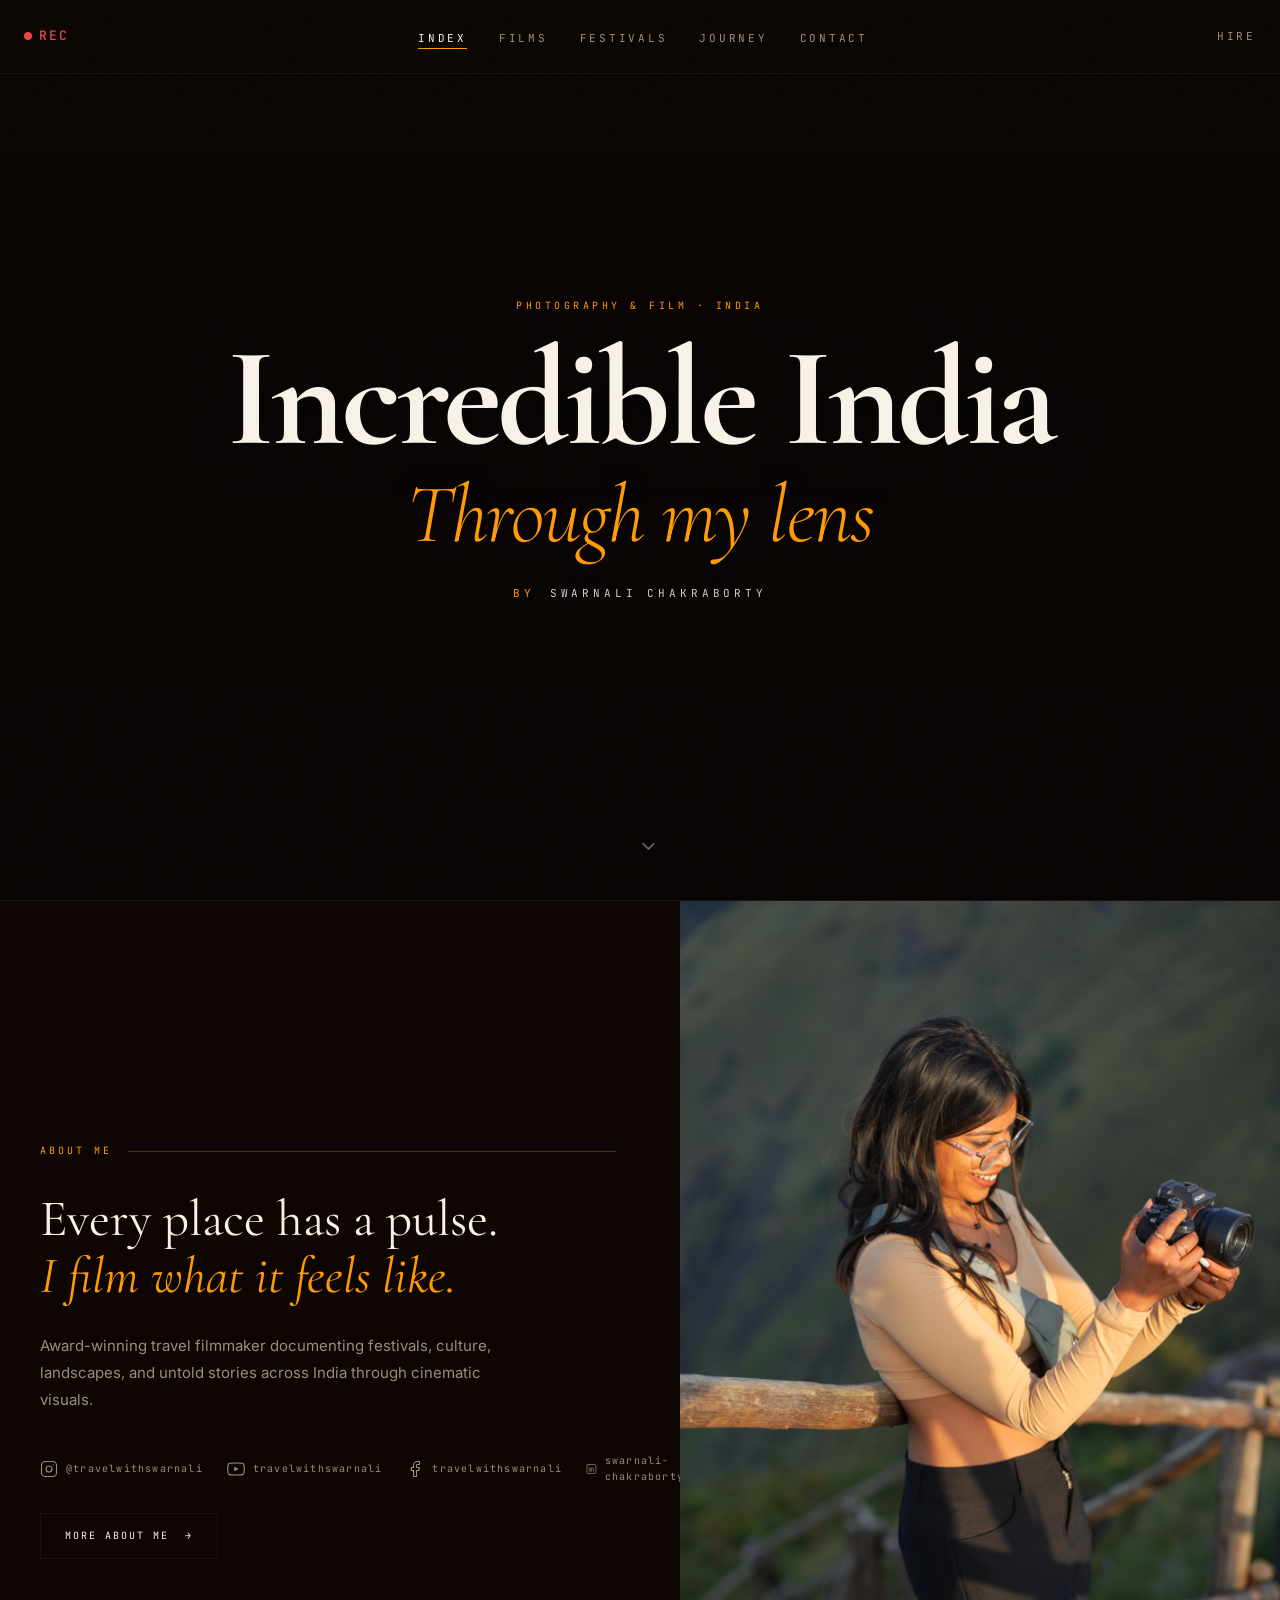
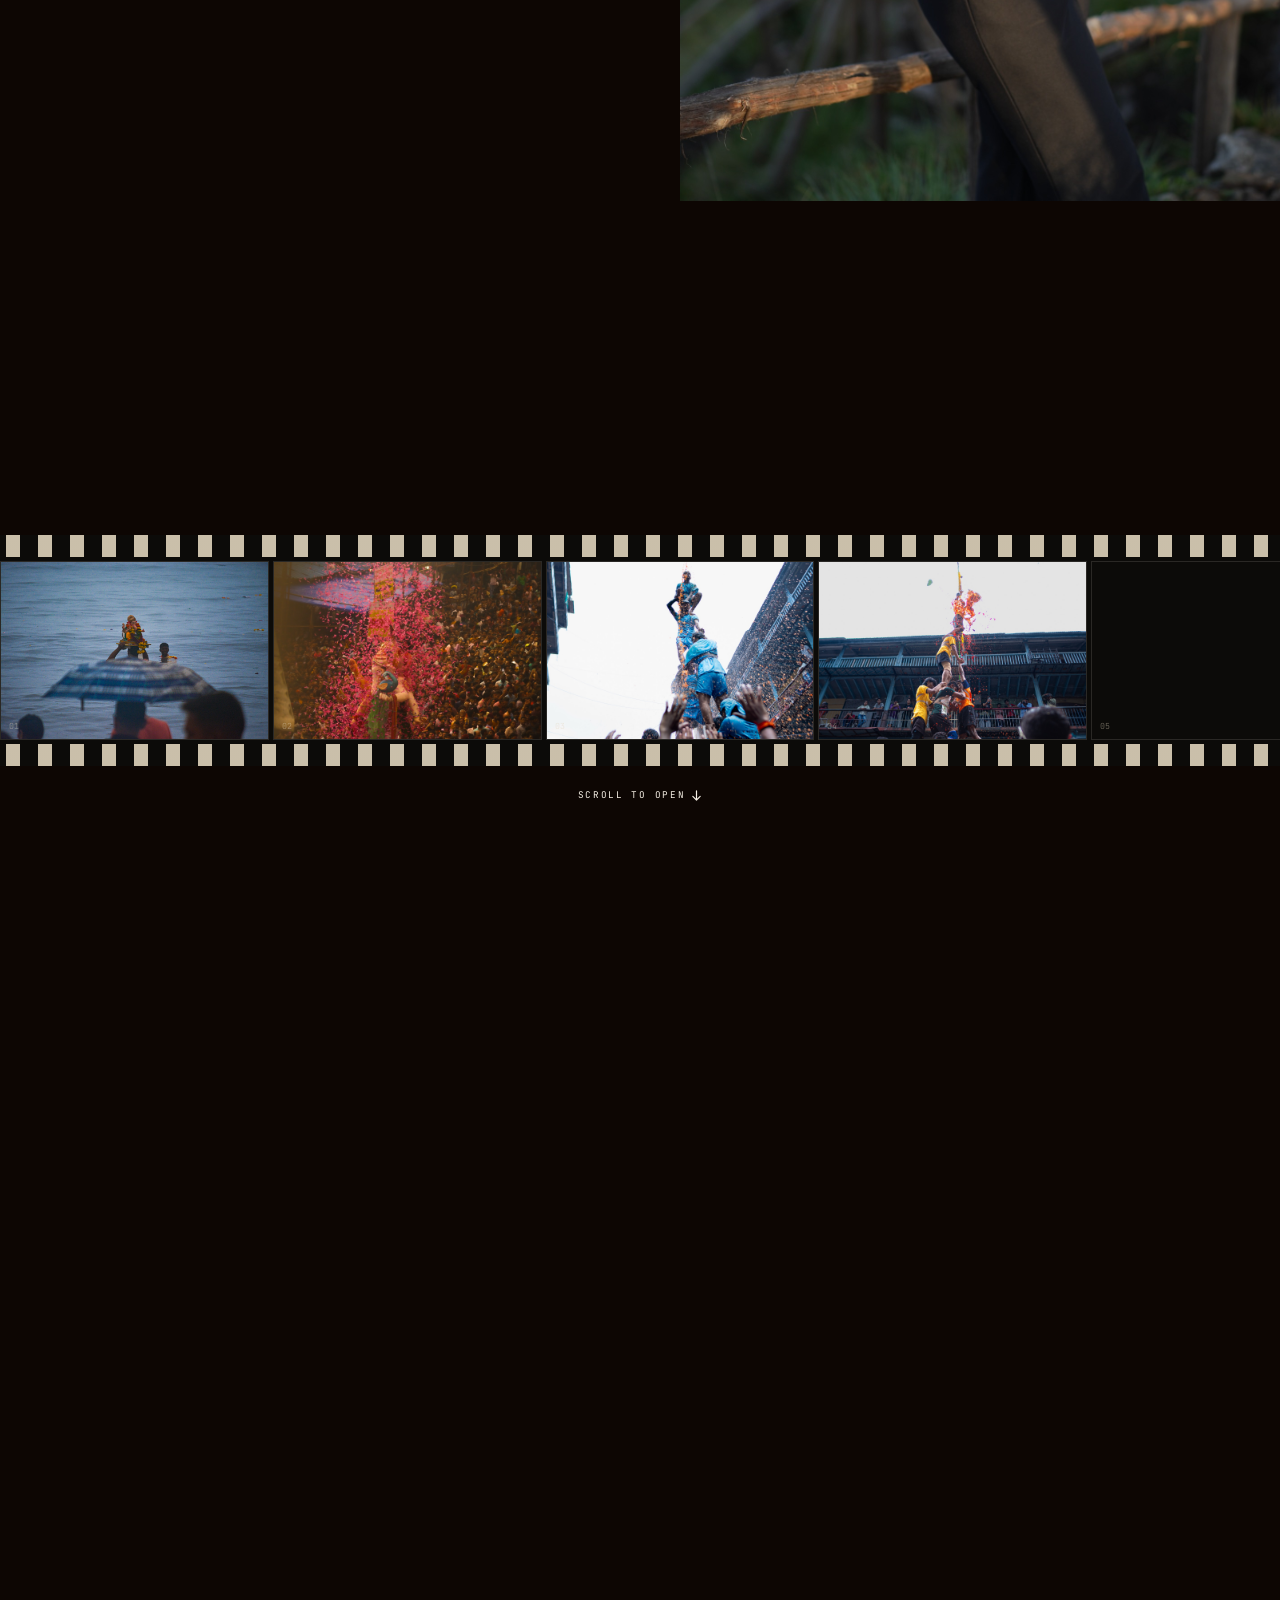
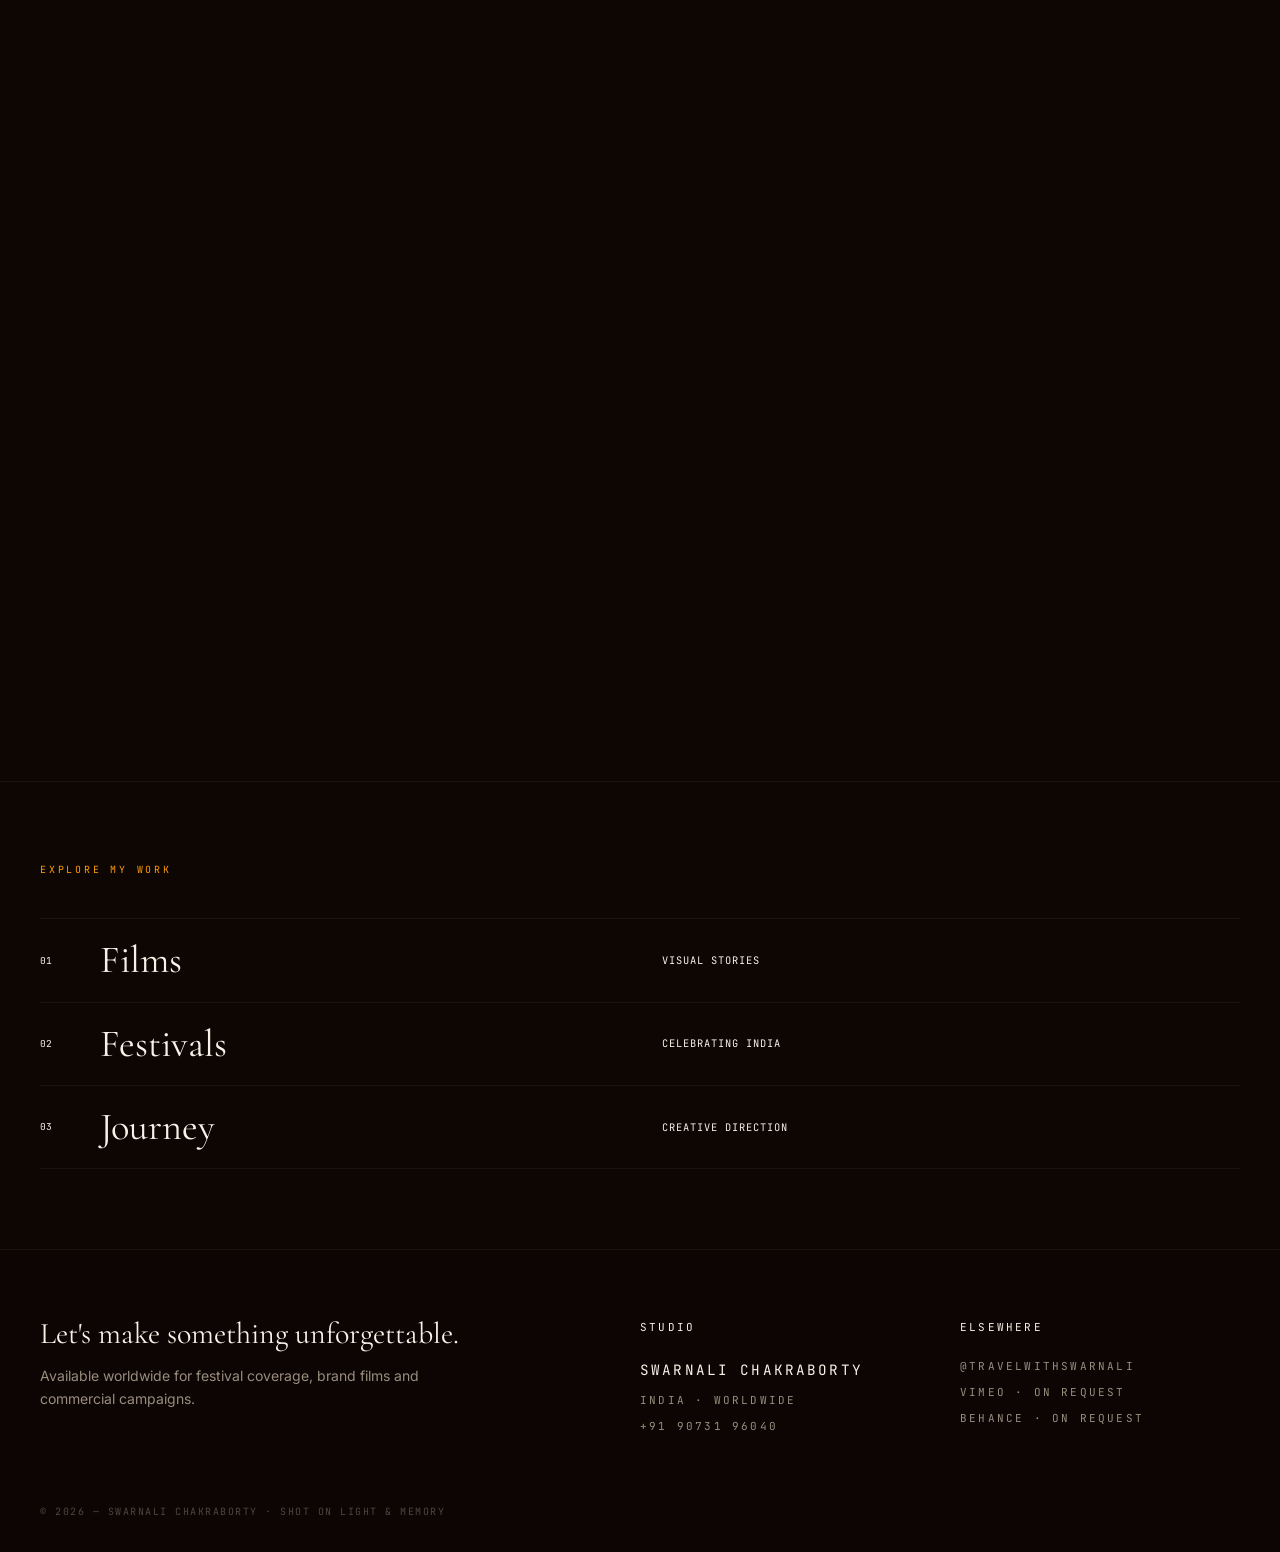
<file: index.html>
<!DOCTYPE html>
<html lang="en">
<head>
  <meta charset="UTF-8" />
  <meta name="viewport" content="width=device-width, initial-scale=1.0" />
  <title>Roll No. 24 — Photography &amp; Film by Swarnali Chakraborty</title>
  <meta name="description" content="Documentary photography and film by Swarnali Chakraborty. Festival coverage, short films, and commercial work across India and worldwide." />
  <link rel="canonical" href="https://travelwithswarnali.in/" />

  <!-- Open Graph -->
  <meta property="og:type"        content="website" />
  <meta property="og:url"         content="https://travelwithswarnali.in/" />
  <meta property="og:site_name"   content="Roll No. 24" />
  <meta property="og:title"       content="Roll No. 24 — Photography &amp; Film by Swarnali Chakraborty" />
  <meta property="og:description" content="Documentary photography and film by Swarnali Chakraborty. Festival coverage, short films, and commercial work across India and worldwide." />
  <meta property="og:image"       content="https://travelwithswarnali.in/assets/web/NAV01978.JPG" />
  <meta property="og:locale"      content="en_IN" />

  <!-- Twitter / X Cards -->
  <meta name="twitter:card"        content="summary_large_image" />
  <meta name="twitter:title"       content="Roll No. 24 — Photography &amp; Film by Swarnali Chakraborty" />
  <meta name="twitter:description" content="Documentary photography and film by Swarnali Chakraborty. Festival coverage, short films, and commercial work across India and worldwide." />
  <meta name="twitter:image"       content="https://travelwithswarnali.in/assets/web/NAV01978.JPG" />

  <!-- Schema.org JSON-LD -->
  <script type="application/ld+json">
  {
    "@context": "https://schema.org",
    "@type": "Person",
    "name": "Swarnali Chakraborty",
    "url": "https://travelwithswarnali.in",
    "image": "https://travelwithswarnali.in/assets/web/NAV01978.JPG",
    "jobTitle": "Photographer and Filmmaker",
    "description": "Documentary photographer and filmmaker specialising in festival coverage, short films and commercial work across India.",
    "knowsAbout": ["Festival Photography", "Documentary Filmmaking", "Commercial Photography", "India"],
    "sameAs": [
      "https://www.instagram.com/travelwithswarnali/",
      "https://www.youtube.com/@travelwithswarnali",
      "https://www.facebook.com/travelwithswarnali"
    ]
  }
  </script>

  <link rel="preconnect" href="https://fonts.googleapis.com" />
  <link rel="preconnect" href="https://fonts.gstatic.com" crossorigin />
  <link href="https://fonts.googleapis.com/css2?family=Cormorant+Garamond:ital,wght@0,300;0,400;0,500;0,600;1,400&family=Inter:wght@300;400;500;600&family=JetBrains+Mono:wght@400;500&display=swap" rel="stylesheet" />

  <link rel="stylesheet" href="styles.css" />

  <style>
    /* ── Hero ── */
    .home-hero {
      height: 100svh;
      min-height: 600px;
      display: flex;
      flex-direction: column;
      align-items: center;
      justify-content: center;
      text-align: center;
      position: relative;
      overflow: hidden;
      padding: 0 24px;
    }

    .home-hero-video {
      position: absolute;
      inset: 0;
      width: 100%;
      height: 100%;
      object-fit: cover;
      object-position: center;
      z-index: 0;
      pointer-events: none;
    }

    .home-hero-overlay {
      position: absolute;
      inset: 0;
      background: linear-gradient(
        to bottom,
        rgba(0,0,0,0.3) 0%,
        rgba(0,0,0,0.4) 50%,
        rgba(0,0,0,0.6) 100%
      );
      z-index: 1;
    }

    .home-hero-content {
      position: relative;
      z-index: 2;
    }

    .home-eyebrow {
      font-family: var(--font-mono);
      font-size: 10px;
      letter-spacing: 0.35em;
      text-transform: uppercase;
      color: var(--primary);
      opacity: 0;
      animation: fadeUp 0.8s ease-out 1.4s forwards;
      margin-bottom: 20px;
    }

    .home-title {
      font-family: var(--font-display);
      font-size: clamp(3.5rem, 11vw, 10rem);
      font-weight: 700;
      line-height: 0.92;
      letter-spacing: -0.03em;
      opacity: 0;
      animation: fadeUp 1.2s ease-out 1.6s forwards;
      text-shadow: 0 2px 24px rgba(0,0,0,0.6), 0 0 60px rgba(0,0,0,0.4);
    }

    .home-tagline {
      font-family: var(--font-display);
      font-size: clamp(2rem, 6.5vw, 6rem);
      font-weight: 300;
      font-style: italic;
      line-height: 1;
      letter-spacing: -0.02em;
      color: var(--primary);
      margin-top: 10px;
      opacity: 0;
      animation: fadeUp 0.9s ease-out 1.9s forwards;
      text-shadow: 0 2px 20px rgba(0,0,0,0.5);
    }

    .home-subtitle {
      font-family: var(--font-mono);
      font-size: 11px;
      letter-spacing: 0.35em;
      text-transform: uppercase;
      color: rgba(255,255,255,0.8);
      margin-top: 28px;
      text-align: center;
      opacity: 0;
      animation: fadeUp 0.8s ease-out 2.3s forwards;
      text-shadow: 0 1px 8px rgba(0,0,0,0.6);
    }

    .home-by { color: var(--primary); margin-right: 4px; }

    .home-chevron {
      position: absolute;
      bottom: 40px;
      left: 50%;
      transform: translateX(-50%);
      z-index: 2;
      color: oklch(0.5 0.02 60);
      font-size: 22px;
      opacity: 0;
      animation: fadeUp 0.8s ease-out 2.6s forwards, chevronBob 2.5s ease-in-out 3.4s infinite;
    }

    @keyframes chevronBob {
      0%, 100% { transform: translateX(-50%) translateY(0); }
      50%       { transform: translateX(-50%) translateY(8px); }
    }

    /* ── About section ── */
    .home-about {
      display: grid;
      grid-template-columns: 1fr 1fr;
      min-height: 70vh;
      border-top: 1px solid var(--border);
    }

    .home-about-left {
      padding: 80px 64px 80px 40px;
      display: flex;
      flex-direction: column;
      justify-content: center;
      max-width: 680px;
    }

    .about-label-row {
      display: flex;
      align-items: center;
      gap: 16px;
      margin-bottom: 32px;
    }

    .about-label-row span {
      font-family: var(--font-mono);
      font-size: 10px;
      letter-spacing: 0.3em;
      text-transform: uppercase;
      color: var(--primary);
    }

    .about-label-row::after {
      content: '';
      flex: 1;
      height: 1px;
      background: var(--primary);
      opacity: 0.3;
    }

    .about-heading {
      font-family: var(--font-display);
      font-size: clamp(2.4rem, 4vw, 4rem);
      font-weight: 400;
      line-height: 1.1;
      margin-bottom: 28px;
    }

    .about-heading em {
      font-style: italic;
      color: var(--primary);
    }

    .about-bio {
      font-size: 15px;
      line-height: 1.8;
      color: var(--muted);
      max-width: 480px;
      margin-bottom: 40px;
    }

    .about-btn {
      display: inline-flex;
      align-items: center;
      gap: 10px;
      font-family: var(--font-mono);
      font-size: 10px;
      letter-spacing: 0.2em;
      text-transform: uppercase;
      color: var(--fg);
      border: 1px solid var(--border);
      padding: 14px 24px;
      text-decoration: none;
      transition: border-color 0.3s, color 0.3s;
      width: fit-content;
    }

    .about-btn:hover { border-color: var(--primary); color: var(--primary); }

    .about-socials {
      display: flex;
      gap: 24px;
      margin-bottom: 28px;
    }

    .about-social-link {
      display: flex;
      align-items: center;
      gap: 8px;
      font-family: var(--font-mono);
      font-size: 10px;
      letter-spacing: 0.12em;
      color: var(--muted);
      text-decoration: none;
      transition: color 0.25s ease;
    }

    .about-social-link:hover { color: var(--primary); }

    .home-about-right {
      position: relative;
      overflow: hidden;
    }

    .home-about-right img {
      width: 100%;
      height: 100%;
      object-fit: cover;
      object-position: center top;
      display: block;
    }

    @media (max-width: 1024px) {
      .home-about { grid-template-columns: 1fr; }
      .home-about-right { height: 60vw; }
      .home-about-left { padding: 60px 24px; }
    }

    /* ── Scroll-Driven Film Reel ── */
    .scroll-reel-section {
      position: relative;
      height: 420vh;
    }

    .scroll-reel-sticky {
      position: sticky;
      top: 0;
      height: 100vh;
      overflow: hidden;
      display: flex;
      flex-direction: column;
      justify-content: center;
      gap: 0;
      background: var(--bg);
    }

    .scroll-reel-hud {
      display: flex;
      justify-content: space-between;
      align-items: center;
      padding: 0 32px 18px;
      opacity: 0;
      transition: opacity 0.5s ease;
    }

    .scroll-reel-hud.visible { opacity: 1; }

    .reel-hud-label {
      font-family: var(--font-mono);
      font-size: 0.62rem;
      letter-spacing: 0.22em;
      text-transform: uppercase;
      color: var(--text-muted);
    }

    .reel-hud-counter {
      font-family: var(--font-mono);
      font-size: 0.68rem;
      color: var(--primary);
      letter-spacing: 0.08em;
    }

    .scroll-reel-strip { width: 100%; }

    .reel-sprocket {
      height: 22px;
      background: #0c0b09;
      background-image: repeating-linear-gradient(
        to right,
        transparent 0px, transparent 6px,
        rgba(228,216,192,0.88) 6px, rgba(228,216,192,0.88) 20px,
        transparent 20px, transparent 32px
      );
    }

    .reel-track {
      display: flex;
      gap: 4px;
      padding: 4px 0;
      background: #0c0b09;
      will-change: transform;
    }

    .reel-frame {
      position: relative;
      flex-shrink: 0;
      width: clamp(210px, 21vw, 320px);
      height: clamp(140px, 14vw, 214px);
      border: 1.5px solid #2a2825;
      overflow: hidden;
      background: #0e0d0b;
    }

    .reel-frame img {
      width: 100%; height: 100%;
      object-fit: cover; display: block;
    }

    .reel-shutter {
      position: absolute;
      inset: 0;
      background: #0c0b09;
      transform-origin: top;
      transform: scaleY(1);
      transition: transform 0.55s cubic-bezier(0.4, 0, 0.2, 1);
      z-index: 1;
    }

    .reel-frame.open .reel-shutter { transform: scaleY(0); }

    .reel-frame::after {
      content: attr(data-num);
      position: absolute;
      bottom: 6px;
      left: 8px;
      font-family: var(--font-mono);
      font-size: 0.52rem;
      color: rgba(228,216,192,0.4);
      z-index: 2;
      pointer-events: none;
    }

    .scroll-reel-hint {
      display: flex;
      align-items: center;
      justify-content: center;
      gap: 6px;
      padding-top: 22px;
      font-family: var(--font-mono);
      font-size: 0.58rem;
      letter-spacing: 0.18em;
      text-transform: uppercase;
      color: var(--text-muted);
      transition: opacity 0.5s ease;
      animation: hintBob 2.2s ease-in-out infinite;
    }

    .scroll-reel-hint.hidden { opacity: 0; pointer-events: none; }

    @keyframes hintBob {
      0%, 100% { transform: translateY(0); }
      50%       { transform: translateY(5px); }
    }

    /* ── Explore Links ── */
    .home-explore {
      padding: 80px 40px;
      border-top: 1px solid var(--border);
    }

    .explore-eyebrow {
      font-family: var(--font-mono);
      font-size: 0.62rem;
      letter-spacing: 0.28em;
      text-transform: uppercase;
      color: var(--primary);
      margin-bottom: 40px;
    }

    .explore-link {
      display: grid;
      grid-template-columns: 44px 1fr 1fr auto;
      align-items: center;
      padding: 22px 0;
      border-bottom: 1px solid var(--border);
      text-decoration: none;
      color: var(--text);
      transition: color 0.25s;
      gap: 16px;
    }

    .explore-link:first-of-type { border-top: 1px solid var(--border); }
    .explore-link:hover { color: var(--primary); }

    .explore-num {
      font-family: var(--font-mono);
      font-size: 0.6rem;
      color: var(--text-muted);
    }

    .explore-title {
      font-family: var(--font-display);
      font-size: clamp(1.6rem, 3vw, 2.6rem);
      font-weight: 400;
      line-height: 1;
    }

    .explore-sub {
      font-family: var(--font-mono);
      font-size: 0.65rem;
      color: var(--text-muted);
      letter-spacing: 0.1em;
      text-transform: uppercase;
    }

    .explore-arrow {
      font-size: 1.1rem;
      opacity: 0;
      transform: translateX(-8px);
      transition: opacity 0.25s, transform 0.25s;
      color: var(--primary);
    }

    .explore-link:hover .explore-arrow { opacity: 1; transform: translateX(0); }

    @media (max-width: 768px) {
      .home-explore { padding: 60px 24px; }
      .explore-link { grid-template-columns: 36px 1fr auto; }
      .explore-sub { display: none; }
      .reel-frame { width: 180px; height: 120px; }
    }
  </style>
</head>
<body>

  <div id="cursorCircle" class="cursor-circle"></div>

  <div id="pageLoader" class="page-loader">
    <span>Loading reel...</span>
  </div>

  <div class="viewfinder" id="viewfinder">
    <div class="vf-corner tl"></div>
    <div class="vf-corner tr"></div>
    <div class="vf-corner bl"></div>
    <div class="vf-corner br"></div>
    <div class="vf-rec"><span class="rec-dot"></span> REC <span class="vf-timecode">00:00:00:00</span></div>
    <div class="vf-top-right"><span>XAVC S 4K</span><span>24p</span><span>120Mbps</span></div>
    <div class="vf-center"></div>
    <div class="vf-af">AF-C</div>
    <div class="vf-scene-title">Index</div>
    <div class="vf-battery"><span>▮▮▮▮ 100%</span><span>SD 214GB</span></div>
    <div class="vf-frame-label">24mm GM</div>
    <div class="vf-info"><span>FE 24mm F1.4 GM</span><span>Sony α7 IV</span></div>
    <div class="vf-settings"><span>P</span><span>1/60</span><span>F1.4</span><span>ISO 800</span></div>
    <div class="vf-meter"><span>-2</span><div class="vf-meter-bar"><div class="vf-meter-fill"></div></div><span>+2</span></div>
  </div>

  <div class="scroll-progress" id="scrollProgress"></div>

  <header class="site-header">
    <a href="index.html" class="logo logo-rec">
      <span class="rec-dot"></span> REC
    </a>
    <nav>
      <ul class="nav-links">
        <li><a href="index.html" class="active">Index</a></li>
        <li><a href="films.html">Films</a></li>
        <li><a href="festivals.html">Festivals</a></li>
        <li><a href="journey.html">Journey</a></li>
        <li><a href="contact.html">Contact</a></li>
      </ul>
    </nav>
    <a href="contact.html" class="hire-link">Hire</a>
  </header>

  <main>

    <!-- ── Hero ── -->
    <section class="home-hero">
      <video class="home-hero-video" autoplay muted loop playsinline preload="auto">
        <source src="assets/hero-intro.mp4" type="video/mp4">
      </video>
      <div class="home-hero-overlay"></div>
      <div class="home-hero-content">
        <p class="home-eyebrow">Photography &amp; Film · India</p>
        <h1 class="home-title">Incredible India</h1>
        <p class="home-tagline">Through my lens</p>
        <p class="home-subtitle"><span class="home-by">by</span> Swarnali Chakraborty</p>
      </div>
      <div class="home-chevron">&#8964;</div>
    </section>

    <!-- ── About ── -->
    <section class="home-about">
      <div class="home-about-left reveal">
        <div class="about-label-row"><span>About me</span></div>
        <h2 class="about-heading">Every place has a pulse.<br><em>I film what it feels like.</em></h2>
        <p class="about-bio">Award-winning travel filmmaker documenting festivals, culture, landscapes, and untold stories across India through cinematic visuals.</p>
        <div class="about-socials">
          <a href="https://www.instagram.com/travelwithswarnali/?hl=en" target="_blank" rel="noopener" class="about-social-link" aria-label="Instagram">
            <svg width="18" height="18" viewBox="0 0 24 24" fill="none" stroke="currentColor" stroke-width="1.5" stroke-linecap="round" stroke-linejoin="round"><rect x="2" y="2" width="20" height="20" rx="5" ry="5"/><circle cx="12" cy="12" r="4"/><circle cx="17.5" cy="6.5" r="0.8" fill="currentColor" stroke="none"/></svg>
            <span>@travelwithswarnali</span>
          </a>
          <a href="https://www.youtube.com/@travelwithswarnali" target="_blank" rel="noopener" class="about-social-link" aria-label="YouTube">
            <svg width="18" height="18" viewBox="0 0 24 24" fill="none" stroke="currentColor" stroke-width="1.5" stroke-linecap="round" stroke-linejoin="round"><path d="M22.54 6.42a2.78 2.78 0 0 0-1.95-1.96C18.88 4 12 4 12 4s-6.88 0-8.59.46A2.78 2.78 0 0 0 1.46 6.42 29 29 0 0 0 1 12a29 29 0 0 0 .46 5.58 2.78 2.78 0 0 0 1.95 1.96C5.12 20 12 20 12 20s6.88 0 8.59-.46a2.78 2.78 0 0 0 1.95-1.96A29 29 0 0 0 23 12a29 29 0 0 0-.46-5.58z"/><polygon points="9.75 15.02 15.5 12 9.75 8.98 9.75 15.02" fill="currentColor" stroke="none"/></svg>
            <span>travelwithswarnali</span>
          </a>
          <a href="https://www.facebook.com/travelwithswarnali" target="_blank" rel="noopener" class="about-social-link" aria-label="Facebook">
            <svg width="18" height="18" viewBox="0 0 24 24" fill="none" stroke="currentColor" stroke-width="1.5" stroke-linecap="round" stroke-linejoin="round"><path d="M18 2h-3a5 5 0 0 0-5 5v3H7v4h3v8h4v-8h3l1-4h-4V7a1 1 0 0 1 1-1h3z"/></svg>
            <span>travelwithswarnali</span>
          </a>
          <a href="https://www.linkedin.com/in/swarnali-chakraborty-7a0a82189/" target="_blank" rel="noopener" class="about-social-link" aria-label="LinkedIn">
            <svg width="18" height="18" viewBox="0 0 24 24" fill="none" stroke="currentColor" stroke-width="1.5" stroke-linecap="round" stroke-linejoin="round"><rect x="2" y="2" width="20" height="20" rx="3"/><path d="M7 10v7"/><path d="M7 7v.01"/><path d="M11 17v-4a3 3 0 0 1 6 0v4"/><path d="M11 10v7"/></svg>
            <span>swarnali-chakraborty</span>
          </a>
        </div>
        <a href="contact.html" class="about-btn">More about me &nbsp;→</a>
      </div>
      <div class="home-about-right">
        <img src="assets/web/NAV01978.JPG" alt="Swarnali Chakraborty" />
      </div>
    </section>

    <!-- ── Scroll-Driven Film Reel ── -->
    <section class="scroll-reel-section" id="reelSection">
      <div class="scroll-reel-sticky">
        <div class="scroll-reel-hud" id="reelHud">
          <span class="reel-hud-label">Frames from the field</span>
          <span class="reel-hud-counter" id="reelCounter">01 / 17</span>
        </div>
        <div class="scroll-reel-strip">
          <div class="reel-sprocket"></div>
          <div class="reel-track" id="reelTrack">
            <div class="reel-frame" data-num="01"><img src="assets/web/Index/DSC_2598.JPG" alt="Indian festival celebration photographed by Swarnali Chakraborty" loading="lazy"><div class="reel-shutter"></div></div>
            <div class="reel-frame" data-num="02"><img src="assets/web/Index/DSC_3178.JPG" alt="Cultural portrait from India by Swarnali Chakraborty" loading="lazy"><div class="reel-shutter"></div></div>
            <div class="reel-frame" data-num="03"><img src="assets/web/Index/DSC01223.JPG" alt="Dahi Handi festival crowd documentary photography" loading="lazy"><div class="reel-shutter"></div></div>
            <div class="reel-frame" data-num="04"><img src="assets/web/Index/DSC01244.JPG" alt="Dahi Handi human pyramid festival India" loading="lazy"><div class="reel-shutter"></div></div>
            <div class="reel-frame" data-num="05"><img src="assets/web/Index/DSC02271.JPG" alt="Indian festival documentary frame by Swarnali Chakraborty" loading="lazy"><div class="reel-shutter"></div></div>
            <div class="reel-frame" data-num="06"><img src="assets/web/Index/DSC04355.JPG" alt="Wari pilgrimage festival Pandharpur India" loading="lazy"><div class="reel-shutter"></div></div>
            <div class="reel-frame" data-num="07"><img src="assets/web/Index/DSC04373.JPG" alt="Wari festival procession documentary photograph" loading="lazy"><div class="reel-shutter"></div></div>
            <div class="reel-frame" data-num="08"><img src="assets/web/Index/DSC05092.JPG" alt="Documentary photography India by Swarnali Chakraborty" loading="lazy"><div class="reel-shutter"></div></div>
            <div class="reel-frame" data-num="09"><img src="assets/web/Index/DSC05105.JPG" alt="Festival crowd India documentary frame" loading="lazy"><div class="reel-shutter"></div></div>
            <div class="reel-frame" data-num="10"><img src="assets/web/Index/DSC08724.JPG" alt="Indian cultural festival photography" loading="lazy"><div class="reel-shutter"></div></div>
            <div class="reel-frame" data-num="11"><img src="assets/web/Index/IMG_1548.JPG" alt="Travel and festival photograph India" loading="lazy"><div class="reel-shutter"></div></div>
            <div class="reel-frame" data-num="12"><img src="assets/web/Index/IMG_1549.JPG" alt="India festival documentary by Swarnali Chakraborty" loading="lazy"><div class="reel-shutter"></div></div>
            <div class="reel-frame" data-num="13"><img src="assets/web/Index/IMG_1554.JPG" alt="Cultural documentation photography India" loading="lazy"><div class="reel-shutter"></div></div>
            <div class="reel-frame" data-num="14"><img src="assets/web/Index/IMG_3410.JPG" alt="Indian festival frame documentary" loading="lazy"><div class="reel-shutter"></div></div>
            <div class="reel-frame" data-num="15"><img src="assets/web/Index/post 5.JPG" alt="Festival celebration India photography" loading="lazy"><div class="reel-shutter"></div></div>
            <div class="reel-frame" data-num="16"><img src="assets/web/Index/post 7.JPG" alt="Documentary travel photography India" loading="lazy"><div class="reel-shutter"></div></div>
            <div class="reel-frame" data-num="17"><img src="assets/web/Index/SPI03077.JPG" alt="Festival portrait India by Swarnali Chakraborty" loading="lazy"><div class="reel-shutter"></div></div>
          </div>
          <div class="reel-sprocket"></div>
        </div>
        <div class="scroll-reel-hint" id="reelHint">
          <span>scroll to open</span>
          <svg width="11" height="11" viewBox="0 0 12 12" fill="none"><path d="M6 1v10M2 7l4 4 4-4" stroke="currentColor" stroke-width="1.3" stroke-linecap="round" stroke-linejoin="round"/></svg>
        </div>
      </div>
    </section>

    <!-- ── Explore Work ── -->
    <section class="home-explore reveal">
      <p class="explore-eyebrow">Explore my work</p>
      <a href="films.html" class="explore-link">
        <span class="explore-num">01</span>
        <span class="explore-title">Films</span>
        <span class="explore-sub">Visual Stories</span>
        <span class="explore-arrow">→</span>
      </a>
      <a href="festivals.html" class="explore-link">
        <span class="explore-num">02</span>
        <span class="explore-title">Festivals</span>
        <span class="explore-sub">Celebrating India</span>
        <span class="explore-arrow">→</span>
      </a>
      <a href="journey.html" class="explore-link">
        <span class="explore-num">03</span>
        <span class="explore-title">Journey</span>
        <span class="explore-sub">Creative Direction</span>
        <span class="explore-arrow">→</span>
      </a>
    </section>

  </main>

  <footer class="site-footer">
    <div class="footer-grid">
      <div class="footer-headline">
        <h3>Let's make something unforgettable.</h3>
        <p>Available worldwide for festival coverage, brand films and commercial campaigns.</p>
      </div>
      <div class="footer-col">
        <p class="col-title">Studio</p>
        <p class="studio-name">Swarnali Chakraborty</p>
        <p>India · worldwide</p>
        <a href="tel:+919073196040">+91 90731 96040</a>
      </div>
      <div class="footer-col">
        <p class="col-title">Elsewhere</p>
        <a href="https://www.instagram.com/travelwithswarnali/" target="_blank" rel="noopener">@travelwithswarnali</a>
        <p>Vimeo · on request</p>
        <p>Behance · on request</p>
      </div>
    </div>
    <p class="footer-bottom">© 2026 — Swarnali Chakraborty · Shot on light &amp; memory</p>
  </footer>

  <script src="script.js" defer></script>
  <script>
    (function () {
      const section = document.getElementById('reelSection');
      const track   = document.getElementById('reelTrack');
      const hud     = document.getElementById('reelHud');
      const hint    = document.getElementById('reelHint');
      const counter = document.getElementById('reelCounter');
      if (!section || !track) return;

      const frames = track.querySelectorAll('.reel-frame');
      const total  = frames.length;

      function update() {
        const rect       = section.getBoundingClientRect();
        const scrollable = rect.height - window.innerHeight;
        const progress   = Math.max(0, Math.min(1, -rect.top / scrollable));

        if (progress > 0.01) {
          hud.classList.add('visible');
          hint.classList.add('hidden');
        } else {
          hud.classList.remove('visible');
          hint.classList.remove('hidden');
        }

        // Pan the strip: slides from right→left as you scroll
        const overflow = track.scrollWidth - window.innerWidth;
        if (overflow > 0) {
          track.style.transform = 'translateX(' + (-progress * overflow) + 'px)';
        }

        // Open each frame as its center crosses 75% of the viewport width
        let opened = 0;
        frames.forEach(function (frame) {
          const fr     = frame.getBoundingClientRect();
          const center = fr.left + fr.width / 2;
          if (center < window.innerWidth * 0.76) {
            frame.classList.add('open');
            opened++;
          } else {
            frame.classList.remove('open');
          }
        });

        if (counter && opened > 0) {
          counter.textContent =
            String(Math.min(opened, total)).padStart(2, '0') + ' / ' +
            String(total).padStart(2, '0');
        }
      }

      window.addEventListener('scroll', update, { passive: true });
      window.addEventListener('resize', update, { passive: true });
      update();
    })();
  </script>
</body>
</html>
</file>
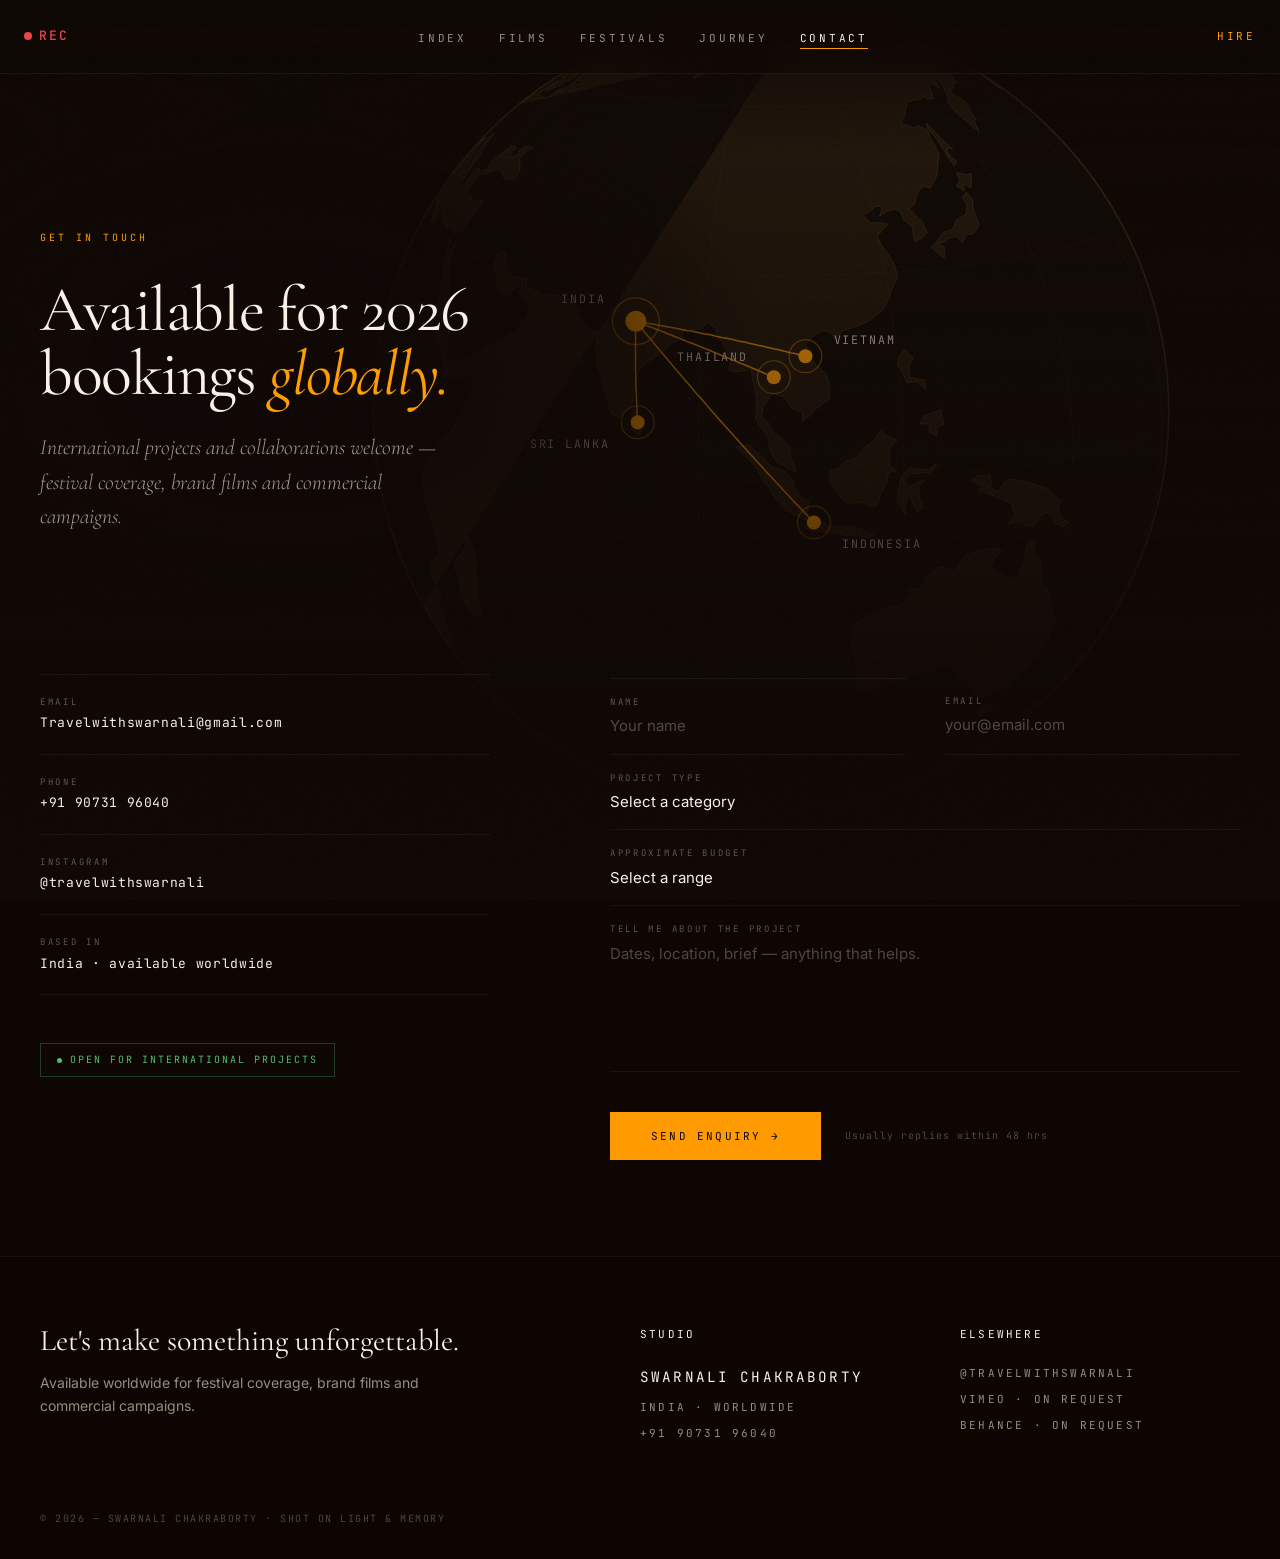
<file: contact.html>
<!DOCTYPE html>
<html lang="en">
<head>
  <meta charset="UTF-8" />
  <meta name="viewport" content="width=device-width, initial-scale=1.0" />
  <title>Contact Swarnali Chakraborty — Roll No. 24 Photography</title>
  <meta name="description" content="Get in touch with Swarnali Chakraborty to discuss festival coverage, documentary films, brand films and commercial photography projects." />

  <link rel="canonical" href="https://travelwithswarnali.in/contact.html" />

  <!-- Open Graph -->
  <meta property="og:type"        content="website" />
  <meta property="og:url"         content="https://travelwithswarnali.in/contact.html" />
  <meta property="og:site_name"   content="Roll No. 24" />
  <meta property="og:title"       content="Contact Swarnali Chakraborty — Roll No. 24 Photography" />
  <meta property="og:description" content="Get in touch with Swarnali Chakraborty to discuss festival coverage, documentary films, brand films and commercial photography projects." />
  <meta property="og:image"       content="https://travelwithswarnali.in/assets/web/NAV01978.JPG" />
  <meta property="og:locale"      content="en_IN" />

  <!-- Twitter / X Cards -->
  <meta name="twitter:card"        content="summary_large_image" />
  <meta name="twitter:title"       content="Contact Swarnali Chakraborty — Roll No. 24 Photography" />
  <meta name="twitter:description" content="Get in touch with Swarnali Chakraborty to discuss festival coverage, documentary films, brand films and commercial photography projects." />
  <meta name="twitter:image"       content="https://travelwithswarnali.in/assets/web/NAV01978.JPG" />

  <link rel="preconnect" href="https://fonts.googleapis.com" />
  <link rel="preconnect" href="https://fonts.gstatic.com" crossorigin />
  <link href="https://fonts.googleapis.com/css2?family=Cormorant+Garamond:ital,wght@0,300;0,400;0,500;0,600;1,400&family=Inter:wght@300;400;500;600&family=JetBrains+Mono:wght@400;500&display=swap" rel="stylesheet" />

  <link rel="stylesheet" href="styles.css" />

  <style>
    /* ── Contact layout ── */
    .contact-wrap {
      max-width: 1600px;
      margin: 0 auto;
      padding: 140px 40px 96px;
      display: grid;
      grid-template-columns: 1fr 1.4fr;
      gap: 120px;
      align-items: start;
    }

    /* ── Left: info ── */
    .contact-info-label {
      font-family: var(--font-mono);
      font-size: 10px;
      letter-spacing: 0.3em;
      text-transform: uppercase;
      color: var(--primary);
      margin-bottom: 32px;
    }

    .contact-heading {
      font-family: var(--font-display);
      font-size: clamp(2.5rem, 5vw, 5rem);
      font-weight: 400;
      line-height: 1.0;
      letter-spacing: -0.02em;
      margin-bottom: 40px;
    }

    .contact-heading em { font-style: italic; color: var(--primary); }

    .contact-details {
      display: flex;
      flex-direction: column;
      gap: 0;
      margin-bottom: 48px;
    }

    .detail-row {
      display: flex;
      flex-direction: column;
      gap: 4px;
      padding: 20px 0;
      border-bottom: 1px solid var(--border);
    }

    .detail-row:first-child { border-top: 1px solid var(--border); }

    .detail-label {
      font-family: var(--font-mono);
      font-size: 9px;
      letter-spacing: 0.3em;
      text-transform: uppercase;
      color: oklch(0.45 0.015 65);
    }

    .detail-value {
      font-family: var(--font-mono);
      font-size: 13px;
      letter-spacing: 0.05em;
      color: var(--fg);
      transition: color 0.3s ease;
    }

    a.detail-value:hover { color: var(--primary); }

    .availability-badge {
      display: inline-flex;
      align-items: center;
      gap: 8px;
      font-family: var(--font-mono);
      font-size: 10px;
      letter-spacing: 0.2em;
      text-transform: uppercase;
      color: oklch(0.72 0.15 150);
      border: 1px solid oklch(0.72 0.15 150 / 0.3);
      padding: 8px 16px;
    }

    .availability-badge .avail-dot {
      width: 5px;
      height: 5px;
      border-radius: 50%;
      background: oklch(0.72 0.15 150);
      animation: pulseDot 2s ease-in-out infinite;
    }

    /* ── Right: form ── */
    .contact-form {
      padding-top: 4px;
    }

    .form-group {
      margin-bottom: 0;
      border-bottom: 1px solid var(--border);
    }

    .form-group:first-of-type {
      border-top: 1px solid var(--border);
    }

    .form-group label {
      display: block;
      font-family: var(--font-mono);
      font-size: 9px;
      letter-spacing: 0.3em;
      text-transform: uppercase;
      color: oklch(0.45 0.015 65);
      padding: 16px 0 6px;
    }

    .form-group input,
    .form-group select,
    .form-group textarea {
      display: block;
      width: 100%;
      background: transparent;
      border: none;
      outline: none;
      color: var(--fg);
      font-family: var(--font-body);
      font-size: 15px;
      line-height: 1.5;
      padding: 0 0 16px;
      resize: none;
      appearance: none;
      -webkit-appearance: none;
    }

    .form-group select {
      cursor: none;
    }

    .form-group select option {
      background: oklch(0.17 0.014 50);
      color: var(--fg);
    }

    .form-group input::placeholder,
    .form-group textarea::placeholder {
      color: oklch(0.4 0.015 60);
    }

    .form-group textarea {
      min-height: 120px;
    }

    .form-row {
      display: grid;
      grid-template-columns: 1fr 1fr;
      gap: 0 40px;
    }

    .form-row .form-group {
      border-right: none;
    }

    .form-submit {
      margin-top: 40px;
      display: flex;
      align-items: center;
      gap: 24px;
    }

    .submit-btn {
      display: inline-block;
      font-family: var(--font-mono);
      font-size: 11px;
      text-transform: uppercase;
      letter-spacing: 0.2em;
      padding: 16px 40px;
      background: var(--primary);
      color: var(--bg);
      border: 1px solid var(--primary);
      cursor: none;
      transition: all 0.4s ease;
    }

    .submit-btn:hover {
      background: transparent;
      color: var(--primary);
    }

    .form-note {
      font-family: var(--font-mono);
      font-size: 10px;
      letter-spacing: 0.1em;
      color: oklch(0.4 0.015 60);
    }

    /* ══════════════════════════════════════════════
       CONTACT OPENER — short global map animation
       A wireframe globe: rings draw, routes sweep,
       pins land. Runs once, then settles.
    ══════════════════════════════════════════════ */
    .contact-hero {
      position: relative;
      max-width: 1600px;
      margin: 0 auto;
      padding: 156px 40px 0;
      min-height: 46vh;
      display: flex;
      align-items: center;
    }

    /* ── Globe as a fixed, full-screen backdrop ── */
    .cg-bg {
      position: fixed;
      inset: 0;
      z-index: 0;
      display: grid;
      place-items: center;
      pointer-events: none;
      overflow: hidden;
    }
    /* Nudged right and up so the marker cluster clears the headline */
    .cg-wrap {
      position: relative;
      width: min(104vh, 104vw);
      max-width: none;
      transform: translate(14%, -6%);
    }
    .cg-svg  { width: 100%; height: auto; display: block; overflow: visible; }

    /* Everything else floats above it */
    .site-header, main, .site-footer { position: relative; z-index: 2; }

    /* Dimmed for background duty — the routes stay the brightest thing */
    .cg-ocean  { fill: oklch(0.145 0.014 52); stroke: rgba(212,162,73,0.16); stroke-width: 0.7; }
    .cg-land   { fill: rgba(212,162,73,0.085); stroke: rgba(212,162,73,0.15); stroke-width: 0.35; }
    .cg-grat   { fill: none; stroke: rgba(212,162,73,0.05); stroke-width: 0.3; }
    .cg-arc    { fill: none; stroke: var(--primary); stroke-width: 0.65; stroke-linecap: round; opacity: 0.8; }
    .cg-pin    { fill: var(--primary); }
    .cg-pin-halo { fill: none; stroke: var(--primary); stroke-width: 0.45; opacity: 0.45; }
    .cg-hub    { fill: var(--primary); }
    .cg-hub-ring { fill: none; stroke: var(--primary); stroke-width: 0.55; opacity: 0.5; }
    .cg-label {
      font-family: var(--font-mono); font-size: 5px;
      letter-spacing: 0.16em; text-transform: uppercase;
      fill: oklch(0.80 0.02 70);
    }

    /* Veil: pools behind the headline on the left, and thickens toward the
       bottom where the form sits, while leaving the upper right — the
       marker cluster — mostly clear. */
    .cg-veil {
      position: fixed; inset: 0; z-index: 1; pointer-events: none;
      background:
        radial-gradient(ellipse 46% 38% at 22% 36%,
          oklch(0.13 0.018 50 / 0.94) 0%,
          oklch(0.13 0.018 50 / 0.62) 52%,
          transparent 82%),
        linear-gradient(to bottom,
          var(--bg) 0%,
          oklch(0.13 0.018 50 / 0.12) 17%,
          oklch(0.13 0.018 50 / 0.52) 50%,
          oklch(0.13 0.018 50 / 0.88) 74%,
          var(--bg) 100%);
    }


    /* The globe settles in; the rotation itself is driven in JS so the
       routes and markers stay geographically correct as it turns. */
    .cg-svg { opacity: 1; }
    .cg-on .cg-svg { opacity: 0; transform: scale(0.94); }
    .cg-on.cg-play .cg-svg {
      opacity: 1; transform: none;
      transition: opacity 0.9s ease, transform 1.1s cubic-bezier(0.23,1,0.32,1);
    }
    .cg-routes, .cg-markers { opacity: 1; }
    .cg-on .cg-routes, .cg-on .cg-markers { opacity: 0; }
    .cg-on.cg-play .cg-routes  { opacity: 1; transition: opacity 0.7s ease 0.55s; }
    .cg-on.cg-play .cg-markers { opacity: 1; transition: opacity 0.7s ease 0.75s; }

    .contact-lede {
      font-family: var(--font-display);
      font-size: clamp(1rem, 1.7vw, 1.35rem);
      font-weight: 300;
      font-style: italic;
      color: oklch(0.68 0.02 70);
      line-height: 1.6;
      max-width: 46ch;
      margin-top: 24px;
    }

    .contact-hero .contact-heading { margin-bottom: 0; }

    @media (max-width: 1024px) {
      .contact-wrap {
        grid-template-columns: 1fr;
        gap: 64px;
        padding: 120px 24px 80px;
      }
      .contact-hero {
        padding: 124px 24px 0;
        min-height: 38vh;
      }
      .cg-wrap { width: min(118vh, 118vw); }
    }

    @media (max-width: 768px) {
      .form-row { grid-template-columns: 1fr; }
    }

    /* Reduced motion: JS never adds .cg-on, so the globe simply renders
       once, un-faded and stationary. Belt-and-braces here too. */
    @media (prefers-reduced-motion: reduce) {
      .cg-svg, .cg-routes, .cg-markers {
        opacity: 1 !important; transform: none !important; transition: none !important;
      }
    }
  </style>
</head>
<body>

  <!-- Globe backdrop — fixed behind the whole page -->
  <div class="cg-bg" id="cgBg" aria-hidden="true">
    <div class="cg-wrap" id="cgWrap">
      <svg class="cg-svg" id="cgSvg" viewBox="0 0 400 400" fill="none"
           role="img" aria-label="Rotating globe marking places shot: India, Sri Lanka, Thailand, Vietnam and Indonesia, each linked to India.">
        <defs>
          <clipPath id="cgClip"><circle cx="200" cy="200" r="170"/></clipPath>
        </defs>
        <circle class="cg-ocean" cx="200" cy="200" r="170"/>
        <g clip-path="url(#cgClip)">
          <path class="cg-land" id="cgLand" d=""/>
          <path class="cg-grat" id="cgGrat" d=""/>
          <g class="cg-routes"><path class="cg-arc" id="cgArcs" d=""/></g>
          <g class="cg-markers" id="cgMarkers"></g>
        </g>
      </svg>
    </div>
  </div>
  <div class="cg-veil" aria-hidden="true"></div>

  <div id="cursorCircle" class="cursor-circle"></div>

  <div id="pageLoader" class="page-loader">
    <span>Loading reel...</span>
  </div>

  <div class="viewfinder" id="viewfinder">
    <div class="vf-corner tl"></div>
    <div class="vf-corner tr"></div>
    <div class="vf-corner bl"></div>
    <div class="vf-corner br"></div>
    <div class="vf-rec"><span class="rec-dot"></span> REC <span class="vf-timecode">00:00:00:00</span></div>
    <div class="vf-top-right"><span>XAVC S 4K</span><span>24p</span><span>120Mbps</span></div>
    <div class="vf-center"></div>
    <div class="vf-af">MF</div>
    <div class="vf-scene-title">Contact</div>
    <div class="vf-battery"><span>▮▮▮▮ 95%</span><span>SD 214GB</span></div>
    <div class="vf-frame-label">35mm GM</div>
    <div class="vf-info"><span>FE 35mm F1.4 GM</span><span>Sony α7 IV</span></div>
    <div class="vf-settings"><span>P</span><span>1/125</span><span>F2.8</span><span>ISO 200</span></div>
    <div class="vf-meter"><span>-2</span><div class="vf-meter-bar"><div class="vf-meter-fill"></div></div><span>+2</span></div>
  </div>

  <div class="scroll-progress" id="scrollProgress"></div>

  <header class="site-header">
    <a href="index.html" class="logo logo-rec">
      <span class="rec-dot"></span> REC
    </a>
    <nav>
      <ul class="nav-links">
        <li><a href="index.html">Index</a></li>
        <li><a href="films.html">Films</a></li>
        <li><a href="festivals.html">Festivals</a></li>
        <li><a href="journey.html">Journey</a></li>
        <li><a href="contact.html" class="active">Contact</a></li>
      </ul>
    </nav>
    <a href="contact.html" class="hire-link" style="color: var(--primary);">Hire</a>
  </header>

  <main>

    <!-- ═══════════ OPENER: global map animation ═══════════ -->
    <section class="contact-hero">
      <div class="contact-hero-copy">
        <p class="contact-info-label">Get in touch</p>
        <h1 class="contact-heading">
          Available for 2026<br>bookings <em>globally.</em>
        </h1>
        <p class="contact-lede">
          International projects and collaborations welcome — festival
          coverage, brand films and commercial campaigns.
        </p>
      </div>
    </section>

    <div class="contact-wrap">

      <!-- Left column: info -->
      <div class="contact-info reveal">

        <div class="contact-details">
          <div class="detail-row">
            <span class="detail-label">Email</span>
            <a href="mailto:Travelwithswarnali@gmail.com" class="detail-value">Travelwithswarnali@gmail.com</a>
          </div>
          <div class="detail-row">
            <span class="detail-label">Phone</span>
            <a href="tel:+919073196040" class="detail-value">+91 90731 96040</a>
          </div>
          <div class="detail-row">
            <span class="detail-label">Instagram</span>
            <a href="https://www.instagram.com/travelwithswarnali/" target="_blank" rel="noopener" class="detail-value">@travelwithswarnali</a>
          </div>
          <div class="detail-row">
            <span class="detail-label">Based in</span>
            <span class="detail-value">India · available worldwide</span>
          </div>
        </div>

        <div class="availability-badge">
          <span class="avail-dot"></span>
          Open for international projects
        </div>
      </div>

      <!-- Right column: form -->
      <form class="contact-form reveal" name="enquiry" onsubmit="handleSubmit(event)">
        <div class="form-row">
          <div class="form-group">
            <label for="name">Name</label>
            <input type="text" id="name" name="name" placeholder="Your name" required />
          </div>
          <div class="form-group">
            <label for="email">Email</label>
            <input type="email" id="email" name="email" placeholder="your@email.com" required />
          </div>
        </div>

        <div class="form-group">
          <label for="project">Project type</label>
          <select id="project" name="project" required>
            <option value="" disabled selected>Select a category</option>
            <option value="festival">Festival Coverage</option>
            <option value="brand-film">Brand Film</option>
            <option value="commercial">Commercial / Brand Campaign</option>
            <option value="lookbook">Lookbook / Editorial</option>
            <option value="product">Product Photography</option>
            <option value="documentary">Documentary</option>
            <option value="other">Other</option>
          </select>
        </div>

        <div class="form-group">
          <label for="budget">Approximate budget</label>
          <select id="budget" name="budget">
            <option value="" disabled selected>Select a range</option>
            <option value="under-1l">Under ₹1L</option>
            <option value="1l-3l">₹1L – ₹3L</option>
            <option value="3l-6l">₹3L – ₹6L</option>
            <option value="above-6l">Above ₹6L</option>
            <option value="discuss">Prefer to discuss</option>
          </select>
        </div>

        <div class="form-group">
          <label for="message">Tell me about the project</label>
          <textarea id="message" name="message" placeholder="Dates, location, brief — anything that helps." rows="5"></textarea>
        </div>

        <div class="form-submit">
          <button type="submit" class="submit-btn">Send enquiry →</button>
          <span class="form-note">Usually replies within 48 hrs</span>
        </div>
      </form>

    </div>
  </main>

  <footer class="site-footer">
    <div class="footer-grid">
      <div class="footer-headline">
        <h3>Let's make something unforgettable.</h3>
        <p>Available worldwide for festival coverage, brand films and commercial campaigns.</p>
      </div>
      <div class="footer-col">
        <p class="col-title">Studio</p>
        <p class="studio-name">Swarnali Chakraborty</p>
        <p>India · worldwide</p>
        <a href="tel:+919073196040">+91 90731 96040</a>
      </div>
      <div class="footer-col">
        <p class="col-title">Elsewhere</p>
        <a href="https://www.instagram.com/travelwithswarnali/" target="_blank" rel="noopener">@travelwithswarnali</a>
        <p>Vimeo · on request</p>
        <p>Behance · on request</p>
      </div>
    </div>
    <p class="footer-bottom">© 2026 — Swarnali Chakraborty · Shot on light &amp; memory</p>
  </footer>

  <script src="script.js" defer></script>
  <script>
    /* ══════════════════════════════════════════════════════════
       CONTACT OPENER — rotating orthographic globe
       Real coastlines (Natural Earth 110m, simplified) projected
       every frame. Markers sit at true coordinates and the routes
       are great circles, so anything on the far side genuinely
       disappears as the globe turns.
    ══════════════════════════════════════════════════════════ */
    (function () {
      var wrap = document.getElementById('cgWrap');
      var svg  = document.getElementById('cgSvg');
      if (!wrap || !svg) return;

      var R = 170, CX = 200, CY = 200;
      var PHI0 = 10 * Math.PI / 180;        /* camera tilt */
      var lam0 = 92 * Math.PI / 180;        /* start centred on her region */

      /* Hub first, then the places linked back to it */
      /* dx/dy/anchor keep the labels from colliding — Thailand and
         Vietnam sit only ~7 degrees apart, so they push opposite ways. */
      var HUB = { name: 'India', lat: 22.5, lon: 79.0, dx: -13, dy: -8, anchor: 'end' };
      var DESTS = [
        { name: 'Sri Lanka', lat: 7.9,  lon: 80.8,  dx: -12, dy: 11, anchor: 'end' },
        { name: 'Thailand',  lat: 15.0, lon: 101.0, dx: -11, dy: -7, anchor: 'end' },
        { name: 'Vietnam',   lat: 18.0, lon: 105.8, dx: 12,  dy: -5, anchor: 'start' },
        { name: 'Indonesia', lat: -6.2, lon: 106.8, dx: 12,  dy: 11, anchor: 'start' }
      ];

      var landEl = document.getElementById('cgLand');
      var gratEl = document.getElementById('cgGrat');
      var arcsEl = document.getElementById('cgArcs');
      var markEl = document.getElementById('cgMarkers');
      var NS = 'http://www.w3.org/2000/svg';

      var sinP0 = Math.sin(PHI0), cosP0 = Math.cos(PHI0);

      /* lat/lon -> screen, plus cosc: >0 means facing us */
      function project(lon, lat) {
        var la = lat * Math.PI / 180, lo = lon * Math.PI / 180;
        var dl = lo - lam0;
        var sinLa = Math.sin(la), cosLa = Math.cos(la);
        var cosDl = Math.cos(dl), sinDl = Math.sin(dl);
        var cosc = sinP0 * sinLa + cosP0 * cosLa * cosDl;
        return [
          CX + R * cosLa * sinDl,
          CY - R * (cosP0 * sinLa - sinP0 * cosLa * cosDl),
          cosc
        ];
      }

      /* Build a path, breaking it wherever the line goes round the back */
      function pathFrom(rings) {
        var d = '', i, j, r, p, pen;
        for (i = 0; i < rings.length; i++) {
          r = rings[i]; pen = false;
          for (j = 0; j < r.length; j++) {
            p = project(r[j][0], r[j][1]);
            if (p[2] > 0) {
              d += (pen ? 'L' : 'M') + p[0].toFixed(1) + ' ' + p[1].toFixed(1);
              pen = true;
            } else { pen = false; }
          }
        }
        return d;
      }

      /* Graticule every 30 degrees */
      var GRAT = (function () {
        var g = [], lon, lat, line;
        for (lon = -180; lon < 180; lon += 30) {
          line = [];
          for (lat = -80; lat <= 80; lat += 4) line.push([lon, lat]);
          g.push(line);
        }
        for (lat = -60; lat <= 60; lat += 30) {
          line = [];
          for (lon = -180; lon <= 180; lon += 4) line.push([lon, lat]);
          g.push(line);
        }
        return g;
      })();

      /* Great-circle route between two points, as lat/lon samples */
      function greatCircle(a, b, steps) {
        function toVec(p) {
          var la = p.lat * Math.PI / 180, lo = p.lon * Math.PI / 180;
          return [Math.cos(la) * Math.cos(lo), Math.cos(la) * Math.sin(lo), Math.sin(la)];
        }
        var v1 = toVec(a), v2 = toVec(b);
        var dot = Math.max(-1, Math.min(1, v1[0]*v2[0] + v1[1]*v2[1] + v1[2]*v2[2]));
        var om = Math.acos(dot), out = [], t, s1, s2, x, y, z, k;
        if (om < 1e-6) return [[a.lon, a.lat]];
        for (k = 0; k <= steps; k++) {
          t = k / steps;
          s1 = Math.sin((1 - t) * om) / Math.sin(om);
          s2 = Math.sin(t * om) / Math.sin(om);
          x = s1*v1[0] + s2*v2[0]; y = s1*v1[1] + s2*v2[1]; z = s1*v1[2] + s2*v2[2];
          out.push([
            Math.atan2(y, x) * 180 / Math.PI,
            Math.asin(Math.max(-1, Math.min(1, z))) * 180 / Math.PI
          ]);
        }
        return out;
      }

      var ROUTES = DESTS.map(function (d) { return greatCircle(HUB, d, 48); });
      var LAND = null;

      /* Markers are real SVG nodes so labels can ride along */
      var markers = [HUB].concat(DESTS).map(function (pt, i) {
        var g = document.createElementNS(NS, 'g');
        var halo = document.createElementNS(NS, 'circle');
        halo.setAttribute('class', i === 0 ? 'cg-hub-ring' : 'cg-pin-halo');
        halo.setAttribute('r', i === 0 ? '10' : '7');
        var dot = document.createElementNS(NS, 'circle');
        dot.setAttribute('class', i === 0 ? 'cg-hub' : 'cg-pin');
        dot.setAttribute('r', i === 0 ? '4.5' : '3');
        var tx = document.createElementNS(NS, 'text');
        tx.setAttribute('class', 'cg-label');
        tx.setAttribute('text-anchor', pt.anchor || 'start');
        tx.textContent = pt.name;
        g.appendChild(halo); g.appendChild(dot); g.appendChild(tx);
        markEl.appendChild(g);
        return { pt: pt, g: g, halo: halo, dot: dot, tx: tx, hub: i === 0 };
      });

      function draw() {
        if (LAND) landEl.setAttribute('d', pathFrom(LAND));
        gratEl.setAttribute('d', pathFrom(GRAT));
        arcsEl.setAttribute('d', pathFrom(ROUTES));

        markers.forEach(function (m) {
          var p = project(m.pt.lon, m.pt.lat);
          if (p[2] <= 0.02) { m.g.setAttribute('opacity', '0'); return; }
          var fade = Math.min(1, p[2] / 0.28);        /* soften near the limb */
          m.g.setAttribute('opacity', fade.toFixed(3));
          m.halo.setAttribute('cx', p[0]); m.halo.setAttribute('cy', p[1]);
          m.dot.setAttribute('cx', p[0]);  m.dot.setAttribute('cy', p[1]);
          m.tx.setAttribute('x', p[0] + (m.pt.dx || 11));
          m.tx.setAttribute('y', p[1] + (m.pt.dy || 3.5));
          m.tx.setAttribute('opacity', p[2] > 0.42 ? '1' : '0');
        });
      }

      /* ── Load coastlines; the globe still works if this fails ── */
      if (window.fetch) {
        fetch('assets/land.json')
          .then(function (r) { return r.ok ? r.json() : null; })
          .then(function (j) { if (j) { LAND = j; draw(); } })
          .catch(function () { /* graticule-only globe is a fine fallback */ });
      }

      var reduce = false;
      try { reduce = window.matchMedia('(prefers-reduced-motion: reduce)').matches; } catch (e) {}

      draw();

      if (reduce) return;                 /* static globe, correctly drawn */

      wrap.classList.add('cg-on');
      var spinning = false, last = 0;
      var SPEED = (2 * Math.PI) / 72000;  /* one turn per 72s */

      function frame(ts) {
        if (!spinning) return;
        if (!last) last = ts;
        var dt = ts - last;
        if (dt > 28) {                    /* ~30fps is plenty for this */
          lam0 += SPEED * dt;
          last = ts;
          draw();
        }
        requestAnimationFrame(frame);
      }

      function play() {
        wrap.classList.add('cg-play');
        if (spinning) return;
        spinning = true; last = 0;
        requestAnimationFrame(frame);
      }

      if (!('IntersectionObserver' in window)) { play(); return; }
      var obs = new IntersectionObserver(function (entries) {
        entries.forEach(function (en) {
          if (en.isIntersecting) { play(); }
          else { spinning = false; last = 0; }   /* idle when off-screen */
        });
      }, { threshold: 0.2 });
      obs.observe(wrap);
    })();

    function handleSubmit(e) {
      e.preventDefault();
      const btn = e.target.querySelector('.submit-btn');
      btn.textContent = 'Sent ✓';
      btn.style.background = 'transparent';
      btn.style.color = 'oklch(0.72 0.15 150)';
      btn.style.borderColor = 'oklch(0.72 0.15 150 / 0.4)';
      btn.disabled = true;
    }
  </script>
</body>
</html>
</file>
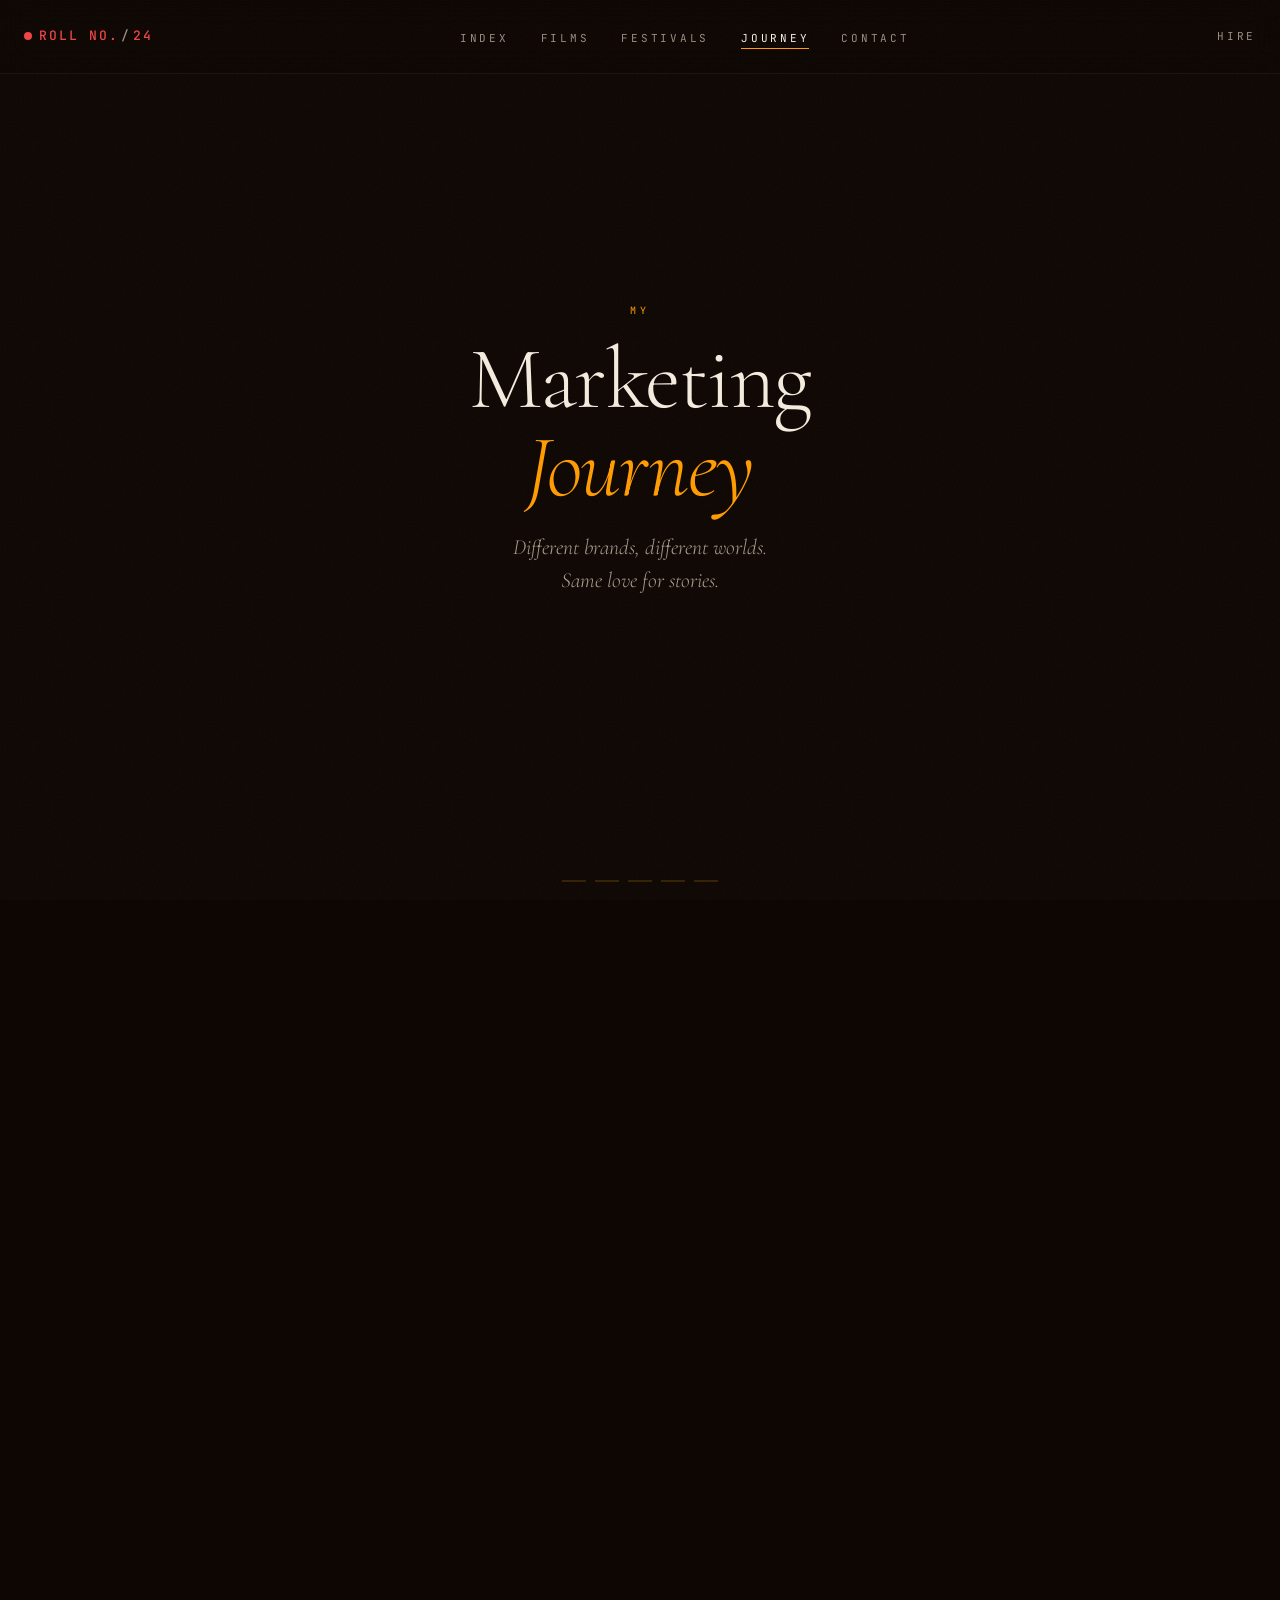
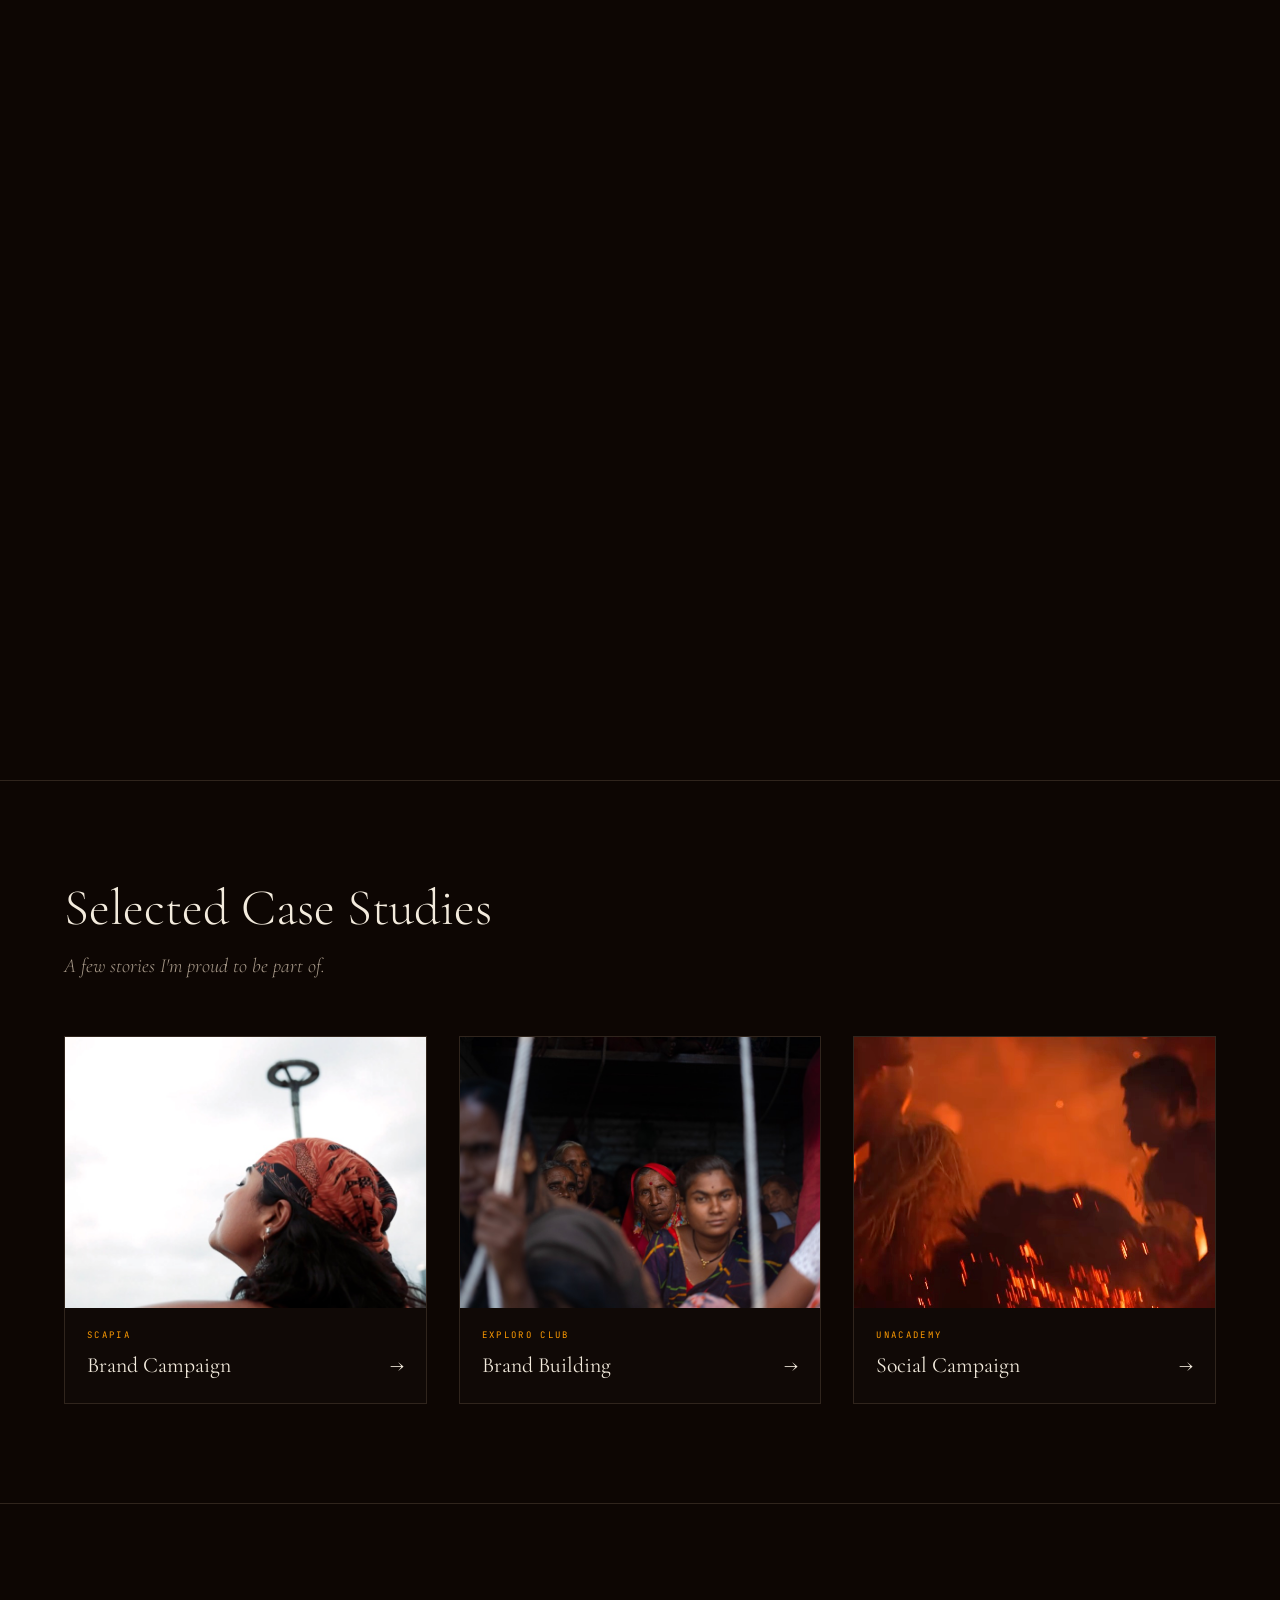
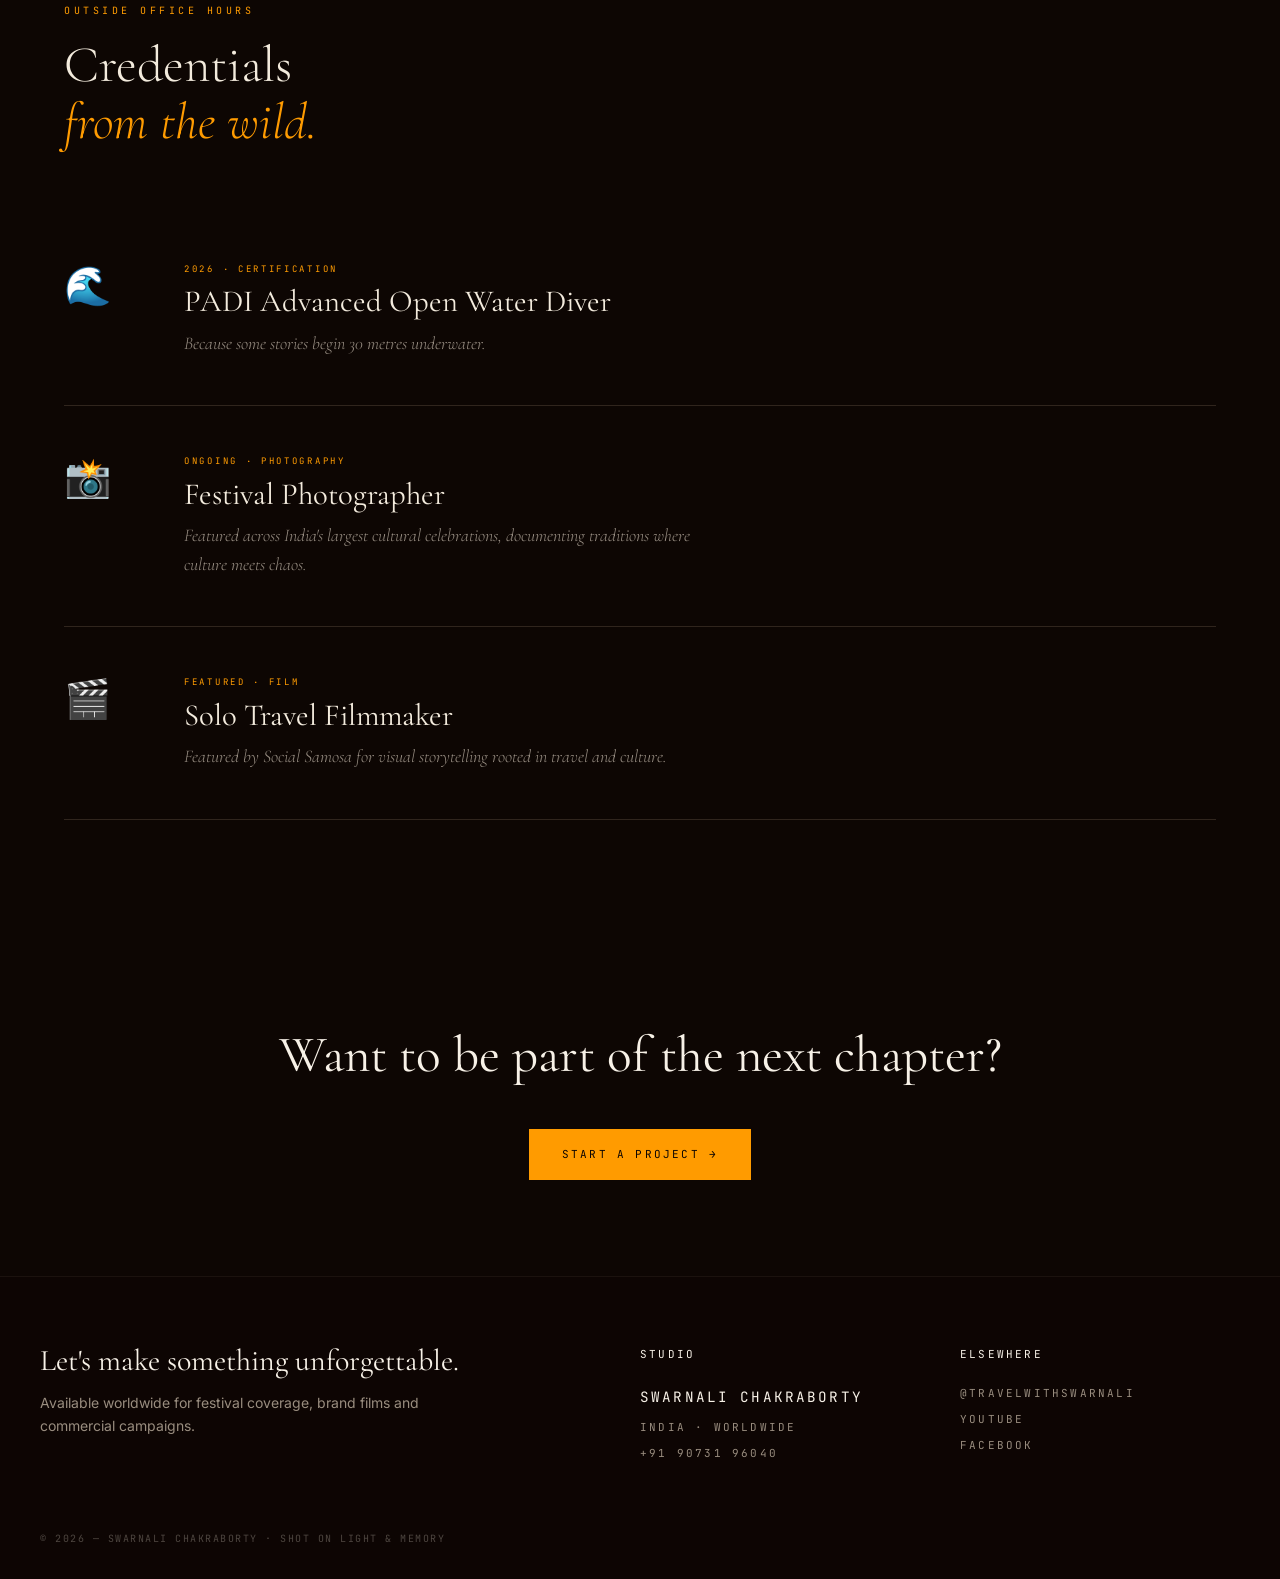
<file: journey.html>
<!DOCTYPE html>
<html lang="en">
<head>
  <meta charset="UTF-8" />
  <meta name="viewport" content="width=device-width, initial-scale=1.0, viewport-fit=cover" />
  <title>Marketing Journey — Roll No. 24 · Swarnali Chakraborty</title>
  <meta name="description" content="The marketing journey of Swarnali Chakraborty — Rapido, Unacademy, S.P. Retail Ventures, Exploro Club and Scapia, mapped as one connected route." />
  <link rel="canonical" href="https://travelwithswarnali.in/journey.html" />

  <meta property="og:type"        content="website" />
  <meta property="og:url"         content="https://travelwithswarnali.in/journey.html" />
  <meta property="og:site_name"   content="Roll No. 24" />
  <meta property="og:title"       content="Marketing Journey — Roll No. 24 · Swarnali Chakraborty" />
  <meta property="og:description" content="Rapido, Unacademy, S.P. Retail Ventures, Exploro Club and Scapia — one connected career map." />
  <meta property="og:image"       content="https://travelwithswarnali.in/assets/web/NAV01978.JPG" />
  <meta property="og:locale"      content="en_IN" />

  <meta name="twitter:card"        content="summary_large_image" />
  <meta name="twitter:title"       content="Marketing Journey — Roll No. 24 · Swarnali Chakraborty" />
  <meta name="twitter:description" content="Rapido, Unacademy, S.P. Retail Ventures, Exploro Club and Scapia — one connected career map." />
  <meta name="twitter:image"       content="https://travelwithswarnali.in/assets/web/NAV01978.JPG" />

  <link rel="preconnect" href="https://fonts.googleapis.com" />
  <link rel="preconnect" href="https://fonts.gstatic.com" crossorigin />
  <link href="https://fonts.googleapis.com/css2?family=Cormorant+Garamond:ital,wght@0,300;0,400;0,500;0,600;1,300;1,400&family=Inter:wght@300;400;500&family=JetBrains+Mono:wght@400;500&display=swap" rel="stylesheet" />

  <link rel="stylesheet" href="styles.css" />

  <style>
  /* ══════════════════════════════════════════════════════════
     MARKETING JOURNEY — one 2.5D connected career map.
     Nodes and connector paths are both generated from a single
     data array in JS, so geometry can never drift apart.
     Depth is faked with scale/blur/brightness over a perspective
     floor: it reads dimensional while staying flat SVG + CSS.
  ══════════════════════════════════════════════════════════ */
  .mj {
    --mj-ink:   #F3EBDD;
    --mj-amber: var(--primary);
    --mj-muted: #A99B8B;
    --mj-rule:  #30251D;
  }

  /* ── Scroll runway: static by default so no-JS / reduced-motion
        visitors get the whole map at rest, not an empty scroll trap ── */
  .jmap-runway { position: relative; height: auto; }
  .jmap-stage {
    position: static; width: 100%;
    padding: 90px 0 70px;
    display: flex; flex-direction: column;
    align-items: center; justify-content: center;
  }
  html.js:not(.reduce-motion) .jmap-runway { height: 620vh; }
  html.js:not(.reduce-motion) .jmap-stage {
    position: sticky; top: 0;
    height: 100vh; padding: 0; overflow: hidden;
  }

  /* ── Opening title ── */
  .jmap-title {
    position: static; z-index: 8; text-align: center;
    padding: 0 28px; margin-bottom: 48px; pointer-events: none;
    will-change: opacity, transform;
  }
  html.js:not(.reduce-motion) .jmap-title { position: absolute; margin-bottom: 0; }
  .jmap-eyebrow {
    font-family: var(--font-mono); font-size: 10px;
    letter-spacing: 0.4em; text-transform: uppercase;
    color: var(--mj-amber); display: block; margin-bottom: 16px;
  }
  .jmap-title h1 {
    font-family: var(--font-display);
    font-size: clamp(2.6rem, 7vw, 5.5rem);
    font-weight: 300; line-height: 1; letter-spacing: -0.02em;
    color: var(--mj-ink); margin: 0 0 20px;
  }
  .jmap-title h1 em { font-style: italic; color: var(--mj-amber); }
  .jmap-title p {
    font-family: var(--font-display); font-style: italic; font-weight: 300;
    font-size: clamp(1rem, 1.8vw, 1.35rem);
    color: var(--mj-muted); line-height: 1.55;
  }

  /* ── The 3D world ── */
  .jmap-world {
    position: relative;
    width: min(1240px, 94vw);
    height: min(66vh, 600px);
    perspective: 1250px;
    perspective-origin: 50% 42%;
    will-change: opacity, transform;
  }

  /* Perspective floor, tilted away from the camera */
  .jmap-floor {
    position: absolute;
    left: -25%; right: -25%; top: 26%; bottom: -34%;
    transform: rotateX(64deg);
    transform-origin: 50% 0%;
    pointer-events: none;
    background-image:
      linear-gradient(to right,  rgba(230,160,0,0.13) 1px, transparent 1px),
      linear-gradient(to bottom, rgba(230,160,0,0.13) 1px, transparent 1px);
    background-size: 7.5% 13%;
    -webkit-mask-image: linear-gradient(to bottom, transparent 0%, #000 26%, #000 62%, transparent 94%);
            mask-image: linear-gradient(to bottom, transparent 0%, #000 26%, #000 62%, transparent 94%);
  }

  /* Camera layer — nudged by scroll to feel like travel */
  .jmap-camera {
    position: absolute; inset: 0;
    will-change: transform;
  }

  .jmap-svg {
    position: absolute; inset: 0;
    width: 100%; height: 100%;
    overflow: visible; pointer-events: none;
  }
  .jmap-base {
    stroke: rgba(230,160,0,0.17); stroke-width: 1; fill: none;
  }
  .jmap-live {
    stroke: var(--mj-amber); fill: none; stroke-linecap: round;
    filter: drop-shadow(0 0 6px rgba(230,160,0,0.55));
  }

  /* ── Nodes ── */
  .jmap-node {
    position: absolute;
    transform-origin: 50% 50%;
    z-index: 4;
    background: none; border: 0; padding: 0;
    font: inherit; color: inherit; text-align: center;
    cursor: pointer;
    will-change: opacity, transform, filter;
  }
  .jmap-node:focus-visible { outline: 2px solid var(--mj-amber); outline-offset: 10px; border-radius: 4px; }

  .jmap-dot {
    position: relative; display: block;
    width: 14px; height: 14px; margin: 0 auto;
    border-radius: 50%;
    border: 1.5px solid rgba(230,160,0,0.45);
    background: var(--bg);
  }
  .jmap-dot::after {
    content: ''; position: absolute; inset: 3px;
    border-radius: 50%; background: var(--mj-amber); opacity: 1;
  }
  html.js:not(.reduce-motion) .jmap-dot::after { opacity: 0; }

  .jmap-halo {
    position: absolute; left: 50%; top: 7px;
    width: 46px; height: 46px; margin: -23px 0 0 -23px;
    border-radius: 50%; border: 1px solid rgba(230,160,0,0.5);
    opacity: 0; pointer-events: none;
  }

  /* Plate that carries the text — slight tilt sells the depth */
  .jmap-plate {
    position: absolute; left: 50%; top: 26px;
    transform: translateX(-50%);
    white-space: nowrap;
    padding: 9px 16px 10px;
    border: 1px solid var(--mj-rule);
    border-left: 2px solid var(--mj-amber);
    background: oklch(0.155 0.022 52 / 0.92);
    opacity: 1;
  }
  html.js:not(.reduce-motion) .jmap-plate { opacity: 0; }

  .jmap-plate .ji-year {
    font-family: var(--font-mono); font-size: 8.5px;
    letter-spacing: 0.26em; text-transform: uppercase;
    color: var(--mj-amber); display: block; margin-bottom: 4px;
  }
  .jmap-plate .ji-brand {
    font-family: var(--font-display); font-size: 1.35rem;
    font-weight: 500; color: var(--mj-ink);
    display: block; line-height: 1;
  }
  .jmap-plate .ji-role {
    font-family: var(--font-mono); font-size: 8px;
    letter-spacing: 0.16em; text-transform: uppercase;
    color: var(--mj-muted); display: block; margin-top: 5px;
  }
  .jmap-plate .ji-more {
    font-family: var(--font-mono); font-size: 7.5px;
    letter-spacing: 0.22em; text-transform: uppercase;
    color: var(--mj-amber); display: block; margin-top: 7px; opacity: 0;
  }
  .jmap-node.is-active .jmap-plate .ji-more { opacity: 0.85; }

  /* ── Node states (classes derived purely from scroll progress) ── */
  html.js:not(.reduce-motion) .jmap-node { transition: opacity 0.4s ease, filter 0.4s ease; }
  html.js:not(.reduce-motion) .jmap-dot,
  html.js:not(.reduce-motion) .jmap-dot::after,
  html.js:not(.reduce-motion) .jmap-plate,
  html.js:not(.reduce-motion) .jmap-halo {
    transition: opacity 0.42s ease, border-color 0.42s ease,
                box-shadow 0.42s ease, transform 0.42s ease;
  }
  html.js:not(.reduce-motion) .jmap-node.is-visited .jmap-dot,
  html.js:not(.reduce-motion) .jmap-node.is-active  .jmap-dot { border-color: rgba(230,160,0,0.95); }
  html.js:not(.reduce-motion) .jmap-node.is-active  .jmap-dot { box-shadow: 0 0 18px rgba(230,160,0,0.55); }
  html.js:not(.reduce-motion) .jmap-node.is-visited .jmap-dot::after { opacity: 0.8; }
  html.js:not(.reduce-motion) .jmap-node.is-active  .jmap-dot::after { opacity: 1; }
  html.js:not(.reduce-motion) .jmap-node.is-visited .jmap-plate { opacity: 0.45; }
  html.js:not(.reduce-motion) .jmap-node.is-active  .jmap-plate { opacity: 1; }
  html.js:not(.reduce-motion) .jmap-node.is-active  .jmap-halo  { opacity: 0.65; }

  /* ── Readout + ticks ── */
  .jmap-readout {
    position: absolute; left: 50%; bottom: 5vh;
    transform: translateX(-50%);
    width: min(640px, 88vw); text-align: center;
    z-index: 9; pointer-events: none;
  }
  .jmap-readout p {
    font-family: var(--font-display); font-style: italic; font-weight: 300;
    font-size: clamp(1rem, 1.7vw, 1.35rem);
    color: #BCAE9D; line-height: 1.5; margin: 0; opacity: 0;
    transition: opacity 0.4s ease;
  }
  .jmap-ticks {
    position: absolute; left: 50%; bottom: 2vh;
    transform: translateX(-50%);
    display: flex; gap: 9px; z-index: 9; pointer-events: none;
  }
  .jmap-tick { width: 24px; height: 2px; background: rgba(230,160,0,0.18); transition: background 0.35s ease; }
  .jmap-tick.on { background: var(--mj-amber); }

  .jmap-readout, .jmap-ticks { display: none; }
  html.js:not(.reduce-motion) .jmap-readout { display: block; }
  html.js:not(.reduce-motion) .jmap-ticks   { display: flex; }

  /* ── Detail panel: the old timeline content, folded into the map ── */
  .jmap-detail {
    position: fixed; inset: 0; z-index: 3000;
    background: oklch(0.05 0.01 50 / 0.93);
    backdrop-filter: blur(5px);
    display: flex; align-items: center; justify-content: center;
    padding: 28px;
    opacity: 0; pointer-events: none;
    transition: opacity 0.35s ease;
  }
  .jmap-detail.open { opacity: 1; pointer-events: auto; }

  .jmap-detail-card {
    position: relative;
    width: min(720px, 100%);
    max-height: 86vh; overflow-y: auto;
    background: oklch(0.145 0.02 52);
    border: 1px solid var(--mj-rule);
    border-left: 3px solid var(--mj-amber);
    padding: clamp(28px, 4vw, 52px);
    transform: translateY(14px);
    transition: transform 0.35s cubic-bezier(0.23,1,0.32,1);
  }
  .jmap-detail.open .jmap-detail-card { transform: none; }

  .jmap-detail-year {
    font-family: var(--font-mono); font-size: 9px;
    letter-spacing: 0.3em; text-transform: uppercase;
    color: var(--mj-amber); display: block; margin-bottom: 14px;
  }
  .jmap-detail-card h2 {
    font-family: var(--font-display);
    font-size: clamp(2rem, 5vw, 3.2rem);
    font-weight: 500; letter-spacing: -0.02em; line-height: 1;
    color: var(--mj-ink); margin: 0 0 16px;
  }
  .jmap-detail-card h2 a { color: inherit; text-decoration: none; border-bottom: 1px solid rgba(230,160,0,0.3); }
  .jmap-detail-card h2 a:hover, .jmap-detail-card h2 a:focus-visible { color: var(--mj-amber); border-bottom-color: var(--mj-amber); }

  .jmap-detail-roles { display: flex; flex-wrap: wrap; gap: 8px; margin: 0 0 22px; padding: 0; list-style: none; }
  .jmap-detail-roles li {
    font-family: var(--font-mono); font-size: 9px;
    letter-spacing: 0.22em; text-transform: uppercase;
    color: var(--mj-muted); border: 1px solid var(--mj-rule); padding: 6px 14px;
  }
  .jmap-detail-theme {
    font-family: var(--font-display); font-style: italic; font-weight: 300;
    font-size: clamp(1.05rem, 1.9vw, 1.4rem);
    color: #BCAE9D; line-height: 1.5; margin: 0 0 26px;
    padding-bottom: 22px; border-bottom: 1px solid var(--mj-rule);
  }
  .jmap-detail-body p {
    font-size: 14.5px; color: var(--mj-muted);
    line-height: 1.9; margin: 0 0 16px; max-width: 62ch;
  }
  .jmap-detail-body p:last-child { margin-bottom: 0; }

  .jmap-detail-close {
    position: absolute; top: 16px; right: 18px;
    background: none; border: 1px solid var(--mj-rule);
    color: var(--mj-muted); cursor: pointer;
    font-family: var(--font-mono); font-size: 9px;
    letter-spacing: 0.25em; text-transform: uppercase;
    padding: 9px 16px; min-height: 44px;
    transition: color 0.3s ease, border-color 0.3s ease;
  }
  .jmap-detail-close:hover, .jmap-detail-close:focus-visible { color: var(--mj-amber); border-color: var(--mj-amber); }

  /* ── Static layout (no JS / reduced motion): readable stacked list ── */
  .jmap-static-list { display: none; }
  html:not(.js) .jmap-static-list,
  html.reduce-motion .jmap-static-list {
    display: block; max-width: 900px; margin: 0 auto; padding: 0 24px 90px;
  }
  .jmap-static-item { padding: 40px 0; border-bottom: 1px solid var(--mj-rule); }
  .jmap-static-item .ji-year {
    font-family: var(--font-mono); font-size: 9px; letter-spacing: 0.28em;
    text-transform: uppercase; color: var(--mj-amber); display: block; margin-bottom: 10px;
  }
  .jmap-static-item h2 {
    font-family: var(--font-display); font-size: clamp(1.8rem,4vw,2.8rem);
    font-weight: 500; color: var(--mj-ink); margin: 0 0 10px; line-height: 1;
  }
  .jmap-static-item h2 a { color: inherit; text-decoration: none; border-bottom: 1px solid rgba(230,160,0,0.3); }
  .jmap-static-item .ji-role {
    font-family: var(--font-mono); font-size: 9px; letter-spacing: 0.2em;
    text-transform: uppercase; color: var(--mj-muted); display: block; margin-bottom: 14px;
  }
  .jmap-static-item p { font-size: 14.5px; color: var(--mj-muted); line-height: 1.85; margin: 0 0 14px; max-width: 62ch; }

  /* ── Case studies ── */
  .mj-cases { border-top: 1px solid var(--mj-rule); padding: clamp(80px,11vh,130px) clamp(24px,5vw,64px); }
  .mj-cases-inner { max-width: 1240px; margin: 0 auto; }
  .mj-cases-head { margin-bottom: clamp(40px,6vh,72px); }
  .mj-cases-head h2 {
    font-family: var(--font-display); font-size: clamp(2rem,4vw,3.4rem);
    font-weight: 300; color: var(--mj-ink); line-height: 1.1; margin-bottom: 14px;
  }
  .mj-cases-head p {
    font-family: var(--font-display); font-style: italic; font-weight: 300;
    font-size: clamp(1rem,1.6vw,1.25rem); color: var(--mj-muted);
  }
  .mj-cases-grid { display: grid; grid-template-columns: repeat(3,1fr); gap: clamp(20px,2.5vw,36px); }
  .mj-case {
    display: block; text-decoration: none; color: inherit;
    border: 1px solid var(--mj-rule); overflow: hidden;
    background: var(--card-bg);
    transition: border-color 0.4s ease, transform 0.5s cubic-bezier(0.23,1,0.32,1);
  }
  .mj-case:hover, .mj-case:focus-visible { border-color: rgba(230,160,0,0.45); transform: translateY(-4px); }
  .mj-case:focus-visible { outline: 2px solid var(--mj-amber); outline-offset: 3px; }
  .mj-case-img { aspect-ratio: 4/3; overflow: hidden; }
  .mj-case-img img { width: 100%; height: 100%; object-fit: cover; display: block; transition: transform 0.8s cubic-bezier(0.23,1,0.32,1); }
  .mj-case:hover .mj-case-img img { transform: scale(1.03); }
  .mj-case-body { padding: 20px 22px 24px; }
  .mj-case-brand {
    font-family: var(--font-mono); font-size: 9px; letter-spacing: 0.26em;
    text-transform: uppercase; color: var(--mj-amber); display: block; margin-bottom: 10px;
  }
  .mj-case-title {
    font-family: var(--font-display); font-size: clamp(1.15rem,1.7vw,1.45rem);
    font-weight: 400; color: var(--mj-ink); line-height: 1.25;
    display: flex; align-items: baseline; justify-content: space-between; gap: 12px;
  }

  /* ── Outside office hours ── */
  .outside-hours { border-top: 1px solid var(--mj-rule); padding: clamp(80px,11vh,120px) clamp(24px,5vw,64px); }
  .oh-inner { max-width: 1240px; margin: 0 auto; }
  .oh-header { margin-bottom: 64px; }
  .oh-header h2 { font-family: var(--font-display); font-size: clamp(2rem,4vw,3.4rem); font-weight: 300; line-height: 1.1; color: var(--mj-ink); }
  .oh-header h2 em { font-style: italic; color: var(--mj-amber); }
  .oh-label { font-family: var(--font-mono); font-size: 10px; letter-spacing: 0.35em; text-transform: uppercase; color: var(--mj-amber); display: block; margin-bottom: 18px; }
  .oh-item { display: grid; grid-template-columns: 72px 1fr; gap: 0 48px; padding: 48px 0; border-bottom: 1px solid var(--mj-rule); align-items: start; }
  .oh-item:first-of-type { border-top: 1px solid var(--mj-rule); }
  .oh-icon { font-size: 38px; line-height: 1; padding-top: 4px; }
  .oh-tag { font-family: var(--font-mono); font-size: 9px; letter-spacing: 0.3em; text-transform: uppercase; color: var(--mj-amber); display: block; margin-bottom: 10px; }
  .oh-title { font-family: var(--font-display); font-size: clamp(1.4rem,2.4vw,2.2rem); font-weight: 400; line-height: 1.05; margin-bottom: 10px; color: var(--mj-ink); }
  .oh-desc { font-family: var(--font-display); font-size: clamp(0.95rem,1.4vw,1.15rem); font-weight: 300; font-style: italic; color: oklch(0.65 0.02 70); line-height: 1.6; max-width: 540px; }

  @media (max-width: 860px) {
    .jmap-world { height: min(58vh, 440px); }
    .jmap-plate { padding: 7px 12px 8px; }
    .jmap-plate .ji-brand { font-size: 0.92rem; }
    .jmap-plate .ji-role  { display: none; }
    .jmap-floor { background-size: 12% 16%; }
    .mj-cases-grid { grid-template-columns: 1fr; }
    .oh-item { grid-template-columns: 52px 1fr; gap: 0 26px; padding: 36px 0; }
    .oh-icon { font-size: 28px; }
  }
  @media (max-width: 1199px) and (min-width: 861px) {
    .mj-cases-grid { grid-template-columns: repeat(2,1fr); }
  }

  @media (prefers-reduced-motion: reduce) {
    .jmap-detail, .jmap-detail-card, .mj-case, .mj-case-img img { transition: none !important; }
  }
  </style>
</head>
<body>

  <script>
    /* Set before first paint so the map never flashes the wrong state. */
    (function () {
      var de = document.documentElement;
      de.classList.add('js');
      try {
        if (window.matchMedia('(prefers-reduced-motion: reduce)').matches) {
          de.classList.add('reduce-motion');
        }
      } catch (e) {}
    })();
  </script>

  <div id="cursorCircle" class="cursor-circle"></div>

  <header class="site-header">
    <a href="index.html" class="logo logo-rec">
      <span class="rec-dot"></span> Roll No. <span class="slash">/</span> 24
    </a>
    <nav>
      <ul class="nav-links">
        <li><a href="index.html">Index</a></li>
        <li><a href="films.html">Films</a></li>
        <li><a href="festivals.html">Festivals</a></li>
        <li><a href="journey.html" class="active" aria-current="page">Journey</a></li>
        <li><a href="contact.html">Contact</a></li>
      </ul>
    </nav>
    <a href="contact.html" class="hire-link">Hire</a>
  </header>

  <main class="mj">

    <!-- ═══════════ THE CAREER MAP ═══════════
         Oldest role sits deepest in the frame; the route walks
         forward in time toward the viewer. Nodes and paths are
         both built from JMAP_DATA so they stay in lockstep. -->
    <div class="jmap-runway" id="jmapRunway">
      <div class="jmap-stage">

        <div class="jmap-title" id="jmapTitle">
          <span class="jmap-eyebrow">My</span>
          <h1>Marketing<br><em>Journey</em></h1>
          <p>Different brands, different worlds.<br>Same love for stories.</p>
        </div>

        <div class="jmap-world" id="jmapWorld">
          <div class="jmap-floor" aria-hidden="true"></div>
          <div class="jmap-camera" id="jmapCamera">
            <svg class="jmap-svg" id="jmapSvg" viewBox="0 0 100 100"
                 preserveAspectRatio="none" aria-hidden="true" focusable="false"></svg>
            <!-- node buttons injected here -->
          </div>
        </div>

        <div class="jmap-readout" aria-hidden="true"><p id="jmapReadout"></p></div>
        <div class="jmap-ticks" id="jmapTicks" aria-hidden="true"></div>

      </div>
    </div>

    <!-- Readable fallback: no JS, or reduced motion -->
    <div class="jmap-static-list" id="jmapStaticList"></div>

    <!-- ═══════════ SELECTED CASE STUDIES ═══════════ -->
    <section class="mj-cases" aria-label="Selected case studies">
      <div class="mj-cases-inner">
        <div class="mj-cases-head">
          <h2>Selected Case Studies</h2>
          <p>A few stories I'm proud to be part of.</p>
        </div>
        <div class="mj-cases-grid">
          <a class="mj-case" href="contact.html">
            <div class="mj-case-img">
              <img src="assets/scapia-leapyear.jpg" width="800" height="600"
                   alt="Still from the Scapia Leap Year campaign film" loading="lazy" decoding="async" />
            </div>
            <div class="mj-case-body">
              <span class="mj-case-brand">Scapia</span>
              <span class="mj-case-title">Brand Campaign <span aria-hidden="true">→</span></span>
            </div>
          </a>
          <!-- PLACEHOLDER imagery — replace with approved Exploro Club visuals -->
          <a class="mj-case" href="contact.html">
            <div class="mj-case-img">
              <img src="assets/journey/exploro-01.jpg" width="800" height="600"
                   alt="Travel expedition photograph" loading="lazy" decoding="async" data-placeholder="true" />
            </div>
            <div class="mj-case-body">
              <span class="mj-case-brand">Exploro Club</span>
              <span class="mj-case-title">Brand Building <span aria-hidden="true">→</span></span>
            </div>
          </a>
          <!-- PLACEHOLDER imagery — replace with approved Unacademy visuals -->
          <a class="mj-case" href="contact.html">
            <div class="mj-case-img">
              <img src="assets/film/thumbs/film-02.jpg" width="800" height="600"
                   alt="Social campaign frame" loading="lazy" decoding="async" data-placeholder="true" />
            </div>
            <div class="mj-case-body">
              <span class="mj-case-brand">Unacademy</span>
              <span class="mj-case-title">Social Campaign <span aria-hidden="true">→</span></span>
            </div>
          </a>
        </div>
      </div>
    </section>

    <!-- ═══════════ OUTSIDE OFFICE HOURS ═══════════ -->
    <section class="outside-hours">
      <div class="oh-inner">
        <div class="oh-header">
          <span class="oh-label">Outside Office Hours</span>
          <h2>Credentials<br><em>from the wild.</em></h2>
        </div>
        <div class="oh-item">
          <div class="oh-icon">🌊</div>
          <div>
            <span class="oh-tag">2026 · Certification</span>
            <h3 class="oh-title">PADI Advanced Open Water Diver</h3>
            <p class="oh-desc">Because some stories begin 30 metres underwater.</p>
          </div>
        </div>
        <div class="oh-item">
          <div class="oh-icon">📸</div>
          <div>
            <span class="oh-tag">Ongoing · Photography</span>
            <h3 class="oh-title">Festival Photographer</h3>
            <p class="oh-desc">Featured across India's largest cultural celebrations, documenting traditions where culture meets chaos.</p>
          </div>
        </div>
        <div class="oh-item">
          <div class="oh-icon">🎬</div>
          <div>
            <span class="oh-tag">Featured · Film</span>
            <h3 class="oh-title">Solo Travel Filmmaker</h3>
            <p class="oh-desc">Featured by Social Samosa for visual storytelling rooted in travel and culture.</p>
          </div>
        </div>
      </div>
    </section>

    <section class="cta">
      <h3 class="reveal">Want to be part of the next chapter?</h3>
      <a href="contact.html" class="cta-btn reveal">Start a project →</a>
    </section>

  </main>

  <!-- Detail panel — holds everything the old timeline used to carry -->
  <div class="jmap-detail" id="jmapDetail" role="dialog" aria-modal="true"
       aria-labelledby="jmapDetailTitle" hidden>
    <div class="jmap-detail-card">
      <button class="jmap-detail-close" id="jmapDetailClose" type="button">Close</button>
      <span class="jmap-detail-year" id="jmapDetailYear"></span>
      <h2 id="jmapDetailTitle"></h2>
      <ul class="jmap-detail-roles" id="jmapDetailRoles"></ul>
      <p class="jmap-detail-theme" id="jmapDetailTheme"></p>
      <div class="jmap-detail-body" id="jmapDetailBody"></div>
    </div>
  </div>

  <footer class="site-footer">
    <div class="footer-grid">
      <div class="footer-headline">
        <h3>Let's make something unforgettable.</h3>
        <p>Available worldwide for festival coverage, brand films and commercial campaigns.</p>
      </div>
      <div class="footer-col">
        <p class="col-title">Studio</p>
        <p class="studio-name">Swarnali Chakraborty</p>
        <p>India · worldwide</p>
        <a href="tel:+919073196040">+91 90731 96040</a>
      </div>
      <div class="footer-col">
        <p class="col-title">Elsewhere</p>
        <a href="https://www.instagram.com/travelwithswarnali/" target="_blank" rel="noopener">@travelwithswarnali</a>
        <a href="https://www.youtube.com/@travelwithswarnali" target="_blank" rel="noopener">YouTube</a>
        <a href="https://www.facebook.com/travelwithswarnali" target="_blank" rel="noopener">Facebook</a>
      </div>
    </div>
    <p class="footer-bottom">© 2026 — Swarnali Chakraborty · Shot on light &amp; memory</p>
  </footer>

  <script src="script.js" defer></script>

  <script>
  /* ══════════════════════════════════════════════════════════
     JOURNEY MAP
     One data array drives the SVG geometry, the DOM nodes, the
     static fallback and the detail panel. x/y are percentages of
     the world box; d is depth (1 = farthest/oldest, 0 = nearest).
  ══════════════════════════════════════════════════════════ */
  var JMAP_DATA = [
    {
      key: 'rapido', x: 47, y: 17, d: 1.00,
      year: 'Before 2020', brand: 'RAPIDO',
      roles: ['Community & ORM Specialist'],
      link: 'https://www.instagram.com/rapidoapp/?hl=en',
      theme: 'Communities before campaigns.',
      teaser: 'Marketing begins with listening.',
      body: [
        'Built Rapido’s online community through content, conversations and reputation management. Contributed to national campaigns including Women’s Day and IPL initiatives while growing visibility through community-first platforms like Quora.',
        'This is where I learnt that every brand is ultimately built one conversation at a time.'
      ]
    },
    {
      key: 'unacademy', x: 60, y: 32, d: 0.74,
      year: '2020 — 2022', brand: 'UNACADEMY',
      roles: ['Social Media Strategist'],
      link: 'https://www.instagram.com/unacademy/?hl=en',
      theme: 'Where storytelling met scale.',
      teaser: 'Worked on campaigns seen by millions.',
      body: [
        'From the Dhoni Film to Sachin Campaigns, IPL, Icon launches and retail store openings — I helped shape social conversations for one of India’s fastest-growing startups.',
        'Collaborated closely with leadership on brand positioning while building reporting systems that made creative performance measurable.'
      ]
    },
    {
      key: 'spretail', x: 37, y: 49, d: 0.50,
      year: '2022', brand: 'S.P. RETAIL',
      roles: ['Digital Marketing Manager'],
      link: 'https://www.instagram.com/crocodile_india/?hl=en',
      theme: 'Learning that marketing isn’t just about ads.',
      teaser: 'Two UK brands, business goals tied to performance marketing.',
      body: [
        'Built integrated campaigns across online and offline channels, improved ROI by over 20%, mentored teams and introduced processes that made campaigns faster, smarter and more measurable.'
      ]
    },
    {
      key: 'exploro', x: 67, y: 67, d: 0.24,
      year: '2023 — 2024', brand: 'EXPLORO CLUB',
      roles: ['Brand Marketing Manager'],
      link: 'https://www.exploro.club/',
      theme: 'Building a travel brand from the ground up.',
      teaser: 'Early-stage startups don’t give you departments. They give you ownership.',
      body: [
        'Defined Exploro’s brand voice while building operational systems from scratch. Planned expeditions across multiple destinations, managed partnerships, onboarded travellers, coordinated vendors and turned logistics into seamless experiences.',
        'Helped shape not just the marketing — but how the company operated.'
      ]
    },
    {
      key: 'scapia', x: 31, y: 86, d: 0.00,
      year: '2024 — Present', brand: 'SCAPIA',
      roles: ['Brand Strategist', 'Brand Video Producer'],
      link: 'https://www.instagram.com/getscapia/?hl=en',
      theme: 'Turning ideas into brand moments.',
      teaser: 'Some campaigns live online. The memorable ones spill into real life.',
      body: [
        'Led end-to-end production for IPL campaigns across RCB and Gujarat Titans, transforming strategy into live experiences.',
        'Produced cultural campaigns featuring Shankar Mahadevan, built creator collaborations with Biswa Kalyan Rath, When Chai Met Toast, and Indian Ocean — while owning everything from concept notes to shoot days, production logistics and final delivery.',
        'Created Leap Year — an experiential campaign that turned a digital insight into a real-world brand story.'
      ]
    }
  ];
  </script>

  <script>
  (function () {
    'use strict';

    var DATA = window.JMAP_DATA || JMAP_DATA;
    var de   = document.documentElement;

    /* ── Build the static fallback list for every visitor ── */
    (function buildStatic() {
      var host = document.getElementById('jmapStaticList');
      if (!host) return;
      var html = '';
      DATA.forEach(function (n) {
        html += '<div class="jmap-static-item">' +
                  '<span class="ji-year">' + n.year + '</span>' +
                  '<h2><a href="' + n.link + '" target="_blank" rel="noopener">' + n.brand + '</a></h2>' +
                  '<span class="ji-role">' + n.roles.join(' · ') + '</span>' +
                  '<p><em>' + n.theme + '</em></p>' +
                  n.body.map(function (p) { return '<p>' + p + '</p>'; }).join('') +
                '</div>';
      });
      host.innerHTML = html;
    })();

    /* ── Detail panel (works regardless of motion preference) ── */
    var detail      = document.getElementById('jmapDetail');
    var detailClose = document.getElementById('jmapDetailClose');
    var lastFocus   = null;

    function openDetail(n) {
      if (!detail) return;
      document.getElementById('jmapDetailYear').textContent  = n.year;
      document.getElementById('jmapDetailTitle').innerHTML   =
        '<a href="' + n.link + '" target="_blank" rel="noopener">' + n.brand + '</a>';
      document.getElementById('jmapDetailRoles').innerHTML   =
        n.roles.map(function (r) { return '<li>' + r + '</li>'; }).join('');
      document.getElementById('jmapDetailTheme').textContent = n.theme;
      document.getElementById('jmapDetailBody').innerHTML    =
        n.body.map(function (p) { return '<p>' + p + '</p>'; }).join('');
      lastFocus = document.activeElement;
      detail.hidden = false;
      /* next frame so the transition runs */
      requestAnimationFrame(function () { detail.classList.add('open'); });
      if (detailClose) detailClose.focus();
    }
    function closeDetail() {
      if (!detail) return;
      detail.classList.remove('open');
      setTimeout(function () { detail.hidden = true; }, 350);
      if (lastFocus && lastFocus.focus) lastFocus.focus();
    }
    if (detailClose) detailClose.addEventListener('click', closeDetail);
    if (detail) {
      detail.addEventListener('click', function (e) { if (e.target === detail) closeDetail(); });
    }
    document.addEventListener('keydown', function (e) {
      if (e.key === 'Escape' && detail && !detail.hidden) closeDetail();
    });

    /* Reduced motion / no JS: the static list is the experience. */
    if (de.classList.contains('reduce-motion')) {
      document.querySelectorAll('.jmap-static-item h2 a').forEach(function (a, i) {
        a.addEventListener('click', function (e) {
          if (e.metaKey || e.ctrlKey) return;
          e.preventDefault(); openDetail(DATA[i]);
        });
      });
      return;
    }

    /* ══════════ Scroll-scrubbed map ══════════ */
    var runway  = document.getElementById('jmapRunway');
    var world   = document.getElementById('jmapWorld');
    var camera  = document.getElementById('jmapCamera');
    var svg     = document.getElementById('jmapSvg');
    var title   = document.getElementById('jmapTitle');
    var readout = document.getElementById('jmapReadout');
    var ticksEl = document.getElementById('jmapTicks');
    if (!runway || !world || !camera || !svg || !title) return;

    var SEGS = DATA.length - 1;

    /* Depth → how big and how present a node reads */
    function scaleOf(d) { return 0.60 + (1 - d) * 0.52; }

    /* ── Generate SVG geometry and node buttons from the same data ── */
    var baseG = document.createElementNS('http://www.w3.org/2000/svg', 'g');
    var liveG = document.createElementNS('http://www.w3.org/2000/svg', 'g');
    var livePaths = [];

    function curve(a, b) {
      var dy = (b.y - a.y) * 0.55;
      return 'M ' + a.x + ' ' + a.y +
             ' C ' + a.x + ' ' + (a.y + dy) + ', ' + b.x + ' ' + (b.y - dy) +
             ', ' + b.x + ' ' + b.y;
    }

    for (var s = 0; s < SEGS; s++) {
      var dStr = curve(DATA[s], DATA[s + 1]);
      var far  = (DATA[s].d + DATA[s + 1].d) / 2;      /* thinner when further away */

      var bp = document.createElementNS('http://www.w3.org/2000/svg', 'path');
      bp.setAttribute('d', dStr);
      bp.setAttribute('class', 'jmap-base');
      bp.setAttribute('vector-effect', 'non-scaling-stroke');
      bp.setAttribute('stroke-width', (0.7 + (1 - far) * 0.6).toFixed(2));
      baseG.appendChild(bp);

      var lp = document.createElementNS('http://www.w3.org/2000/svg', 'path');
      lp.setAttribute('d', dStr);
      lp.setAttribute('class', 'jmap-live');
      lp.setAttribute('pathLength', '1');
      lp.setAttribute('vector-effect', 'non-scaling-stroke');
      lp.setAttribute('stroke-width', (0.9 + (1 - far) * 0.9).toFixed(2));
      lp.style.strokeDasharray = '1';
      lp.style.strokeDashoffset = '1';
      liveG.appendChild(lp);
      livePaths.push(lp);
    }
    svg.appendChild(baseG);
    svg.appendChild(liveG);

    var nodeEls = DATA.map(function (n, i) {
      var sc = scaleOf(n.d);
      var btn = document.createElement('button');
      btn.type = 'button';
      btn.className = 'jmap-node';
      btn.setAttribute('data-node', String(i));
      btn.style.left = n.x + '%';
      btn.style.top  = n.y + '%';
      btn.style.transform = 'translate(-50%,-50%) scale(' + sc.toFixed(3) + ')';
      btn.style.zIndex = String(10 + Math.round((1 - n.d) * 10));
      btn.innerHTML =
        '<span class="jmap-halo" aria-hidden="true"></span>' +
        '<span class="jmap-dot" aria-hidden="true"></span>' +
        '<span class="jmap-plate">' +
          '<span class="ji-year">' + n.year + '</span>' +
          '<span class="ji-brand">' + n.brand + '</span>' +
          '<span class="ji-role">' + n.roles.join(' · ') + '</span>' +
          '<span class="ji-more">Read more</span>' +
        '</span>';
      btn.setAttribute('aria-label', n.brand + ', ' + n.year + ', ' + n.roles.join(', ') + '. Open details.');
      btn.addEventListener('click', function () { openDetail(n); });
      camera.appendChild(btn);
      return btn;
    });

    /* Ticks, one per milestone */
    if (ticksEl) {
      ticksEl.innerHTML = DATA.map(function () { return '<span class="jmap-tick"></span>'; }).join('');
    }
    var ticks = ticksEl ? [].slice.call(ticksEl.children) : [];

    /* ── Scroll → state. Pure function of progress, both directions. ── */
    var START = 0.14, END = 0.94, DRAW = 0.70;
    function clamp(v, a, b) { return v < a ? a : (v > b ? b : v); }
    function range(p, a, b) { return clamp((p - a) / (b - a), 0, 1); }
    function ease(t) { return t < 0.5 ? 2 * t * t : 1 - Math.pow(-2 * t + 2, 2) / 2; }

    var prevActive = null, prevOff = [], prevLit = -1;

    function render() {
      var rect = runway.getBoundingClientRect();
      var scrollable = runway.offsetHeight - window.innerHeight;
      var p = clamp(-rect.top / Math.max(scrollable, 1), 0, 1);

      /* Title out, world in */
      var tOut = range(p, 0, 0.085);
      title.style.opacity    = String(1 - tOut);
      title.style.transform  = 'translateY(' + (-30 * tOut).toFixed(1) + 'px) scale(' + (1 - 0.07 * tOut).toFixed(4) + ')';
      title.style.visibility = tOut >= 1 ? 'hidden' : 'visible';

      var wIn = range(p, 0.05, 0.15);
      world.style.opacity = wIn.toFixed(4);

      /* Segment + local position */
      var started = p >= START;
      var raw = (p - START) / ((END - START) / SEGS);
      var seg, t;
      if (raw <= 0)        { seg = 0;        t = 0; }
      else if (raw >= SEGS){ seg = SEGS - 1; t = 1; }
      else                 { seg = Math.floor(raw); t = raw - seg; }

      for (var i = 0; i < SEGS; i++) {
        var f = !started ? 0 : i < seg ? 1 : i > seg ? 0 : ease(clamp(t / DRAW, 0, 1));
        var off = (1 - f).toFixed(4);
        if (prevOff[i] !== off) { livePaths[i].style.strokeDashoffset = off; prevOff[i] = off; }
      }

      var arrived = !started ? 0 : (t >= DRAW ? seg + 1 : seg);
      if (p >= END) arrived = SEGS;
      arrived = clamp(arrived, 0, DATA.length - 1);

      /* -1 = journey not begun. Must be part of the key, or the first
         node never lights on the way down. */
      var active = started ? arrived : -1;

      if (active !== prevActive) {
        for (var n = 0; n < nodeEls.length; n++) {
          nodeEls[n].classList.toggle('is-active',  n === active);
          nodeEls[n].classList.toggle('is-visited', active >= 0 && n < active);
        }
        if (readout) {
          readout.textContent   = active >= 0 ? (DATA[active].teaser || '') : '';
          readout.style.opacity = active >= 0 ? '1' : '0';
        }
        prevActive = active;
      }

      /* Camera drifts toward the node in play — sells travel through depth */
      if (camera) {
        var cur  = DATA[Math.max(active, 0)];
        var driftX = (50 - cur.x) * 0.10;
        var driftY = (50 - cur.y) * 0.10;
        var zoom   = 1 + range(p, START, END) * 0.05;
        camera.style.transform =
          'translate(' + driftX.toFixed(2) + '%, ' + driftY.toFixed(2) + '%) scale(' + zoom.toFixed(4) + ')';
      }

      var lit = started ? active + 1 : 0;
      if (lit !== prevLit) {
        for (var k = 0; k < ticks.length; k++) ticks[k].classList.toggle('on', k < lit);
        prevLit = lit;
      }
    }

    var queued = false;
    function onScroll() {
      if (queued) return;
      queued = true;
      requestAnimationFrame(function () { queued = false; render(); });
    }
    window.addEventListener('scroll', onScroll, { passive: true });
    window.addEventListener('resize', function () {
      prevActive = null; prevOff = []; prevLit = -1;
      onScroll();
    }, { passive: true });
    window.addEventListener('orientationchange', onScroll, { passive: true });

    render();
  })();
  </script>

</body>
</html>
</file>
<file: styles.css>
/* ═══════════════════════════════════════════════════
   Roll No. 24 — Commercial Page Styles
   ═══════════════════════════════════════════════════ */

/* ─── RESET & BASE ─── */
*, *::before, *::after { margin: 0; padding: 0; box-sizing: border-box; }

:root {
  --bg: oklch(0.13 0.018 50);
  --fg: oklch(0.96 0.015 80);
  --primary: oklch(0.78 0.18 65);
  --muted: oklch(0.65 0.025 70);
  --border: oklch(0.28 0.02 50 / 0.4);
  --border-solid: oklch(0.28 0.02 50 / 0.6);
  --card-bg: oklch(0.17 0.014 50 / 0.4);
  --font-display: 'Cormorant Garamond', 'Times New Roman', serif;
  --font-body: 'Inter', system-ui, sans-serif;
  --font-mono: 'JetBrains Mono', ui-monospace, monospace;
  --cursor-radius: 60px;
}

html {
  scroll-behavior: smooth;
  cursor: none;
}

body {
  background: var(--bg);
  color: var(--fg);
  font-family: var(--font-body);
  font-weight: 400;
  line-height: 1.6;
  -webkit-font-smoothing: antialiased;
  -moz-osx-font-smoothing: grayscale;
  overflow-x: hidden;
  cursor: none;
}

a { color: inherit; text-decoration: none; cursor: none; }
img { display: block; max-width: 100%; }
button { cursor: none; }

/* ═══════════════════════════════════════════════════
   CURSOR INVERSION CIRCLE
   ═══════════════════════════════════════════════════ */
.cursor-circle {
  position: fixed;
  width: var(--cursor-radius);
  height: var(--cursor-radius);
  border-radius: 50%;
  pointer-events: none;
  z-index: 9998;
  mix-blend-mode: difference;
  background: white;
  transform: translate(-50%, -50%);
  transition: width 0.3s cubic-bezier(0.23, 1, 0.32, 1),
              height 0.3s cubic-bezier(0.23, 1, 0.32, 1),
              opacity 0.3s ease;
  opacity: 0;
  will-change: transform;
}

.cursor-circle.active {
  opacity: 1;
}

.cursor-circle.hovering {
  width: 100px;
  height: 100px;
}

.cursor-circle.clicking {
  width: 44px;
  height: 44px;
  transition: width 0.1s ease, height 0.1s ease;
}

/* Small dot at exact cursor position */
.cursor-circle::after {
  content: '';
  position: absolute;
  top: 50%;
  left: 50%;
  transform: translate(-50%, -50%);
  width: 4px;
  height: 4px;
  border-radius: 50%;
  background: white;
  mix-blend-mode: difference;
}

/* ═══════════════════════════════════════════════════
   FILM GRAIN OVERLAY
   ═══════════════════════════════════════════════════ */
body::after {
  content: '';
  position: fixed;
  inset: 0;
  z-index: 9997;
  pointer-events: none;
  opacity: 0.18;
  background-image: url("data:image/svg+xml;utf8,<svg xmlns='http://www.w3.org/2000/svg' width='200' height='200'><filter id='n'><feTurbulence type='fractalNoise' baseFrequency='0.9' numOctaves='2'/><feColorMatrix values='0 0 0 0 0.95 0 0 0 0 0.92 0 0 0 0 0.85 0 0 0 0.18 0'/></filter><rect width='100%25' height='100%25' filter='url(%23n)'/></svg>");
}

/* ═══════════════════════════════════════════════════
   PAGE LOADER
   ═══════════════════════════════════════════════════ */
.page-loader {
  position: fixed;
  inset: 0;
  z-index: 10000;
  background: var(--bg);
  display: flex;
  align-items: center;
  justify-content: center;
  animation: loaderOut 0.6s ease-out 1s forwards;
}

.page-loader span {
  font-family: var(--font-mono);
  font-size: 10px;
  letter-spacing: 0.3em;
  text-transform: uppercase;
  color: var(--primary);
  animation: loaderPulse 0.6s ease-in-out infinite alternate;
}

@keyframes loaderPulse {
  from { opacity: 0.3; }
  to { opacity: 1; }
}

@keyframes loaderOut {
  to { opacity: 0; pointer-events: none; visibility: hidden; }
}

/* ═══════════════════════════════════════════════════
   CAMERA VIEWFINDER HUD
   ═══════════════════════════════════════════════════ */
.viewfinder {
  position: fixed;
  inset: 0;
  z-index: 9999;
  pointer-events: none;
  opacity: 0;
  animation: vfIn 0.3s ease-out 1.2s forwards, vfOut 0.8s ease-out 3.5s forwards;
}

@keyframes vfIn {
  from { opacity: 0; }
  to { opacity: 1; }
}

@keyframes vfOut {
  from { opacity: 1; }
  to { opacity: 0; visibility: hidden; }
}

.vf-corner {
  position: absolute;
  width: 40px;
  height: 40px;
  border-color: oklch(0.78 0.18 65 / 0.5);
  border-style: solid;
  border-width: 0;
}
.vf-corner.tl { top: 80px; left: 20px; border-top-width: 1px; border-left-width: 1px; }
.vf-corner.tr { top: 80px; right: 20px; border-top-width: 1px; border-right-width: 1px; }
.vf-corner.bl { bottom: 20px; left: 20px; border-bottom-width: 1px; border-left-width: 1px; }
.vf-corner.br { bottom: 20px; right: 20px; border-bottom-width: 1px; border-right-width: 1px; }

.vf-rec {
  position: absolute;
  top: 92px;
  left: 36px;
  display: flex;
  align-items: center;
  gap: 6px;
  font-family: var(--font-mono);
  font-size: 9px;
  letter-spacing: 0.1em;
  color: oklch(0.78 0.18 65 / 0.8);
}

.vf-rec .rec-dot {
  display: inline-block;
  width: 6px;
  height: 6px;
  border-radius: 50%;
  background: #e44;
  animation: pulseDot 1s ease-in-out infinite;
}

@keyframes pulseDot {
  0%, 100% { opacity: 1; }
  50% { opacity: 0.2; }
}

.vf-timecode {
  margin-left: 8px;
  letter-spacing: 0.05em;
}

.vf-top-right {
  position: absolute;
  top: 92px;
  right: 36px;
  display: flex;
  gap: 16px;
  font-family: var(--font-mono);
  font-size: 9px;
  letter-spacing: 0.08em;
  color: oklch(0.78 0.18 65 / 0.6);
}

.vf-center {
  position: absolute;
  top: 50%;
  left: 50%;
  transform: translate(-50%, -50%);
  width: 60px;
  height: 60px;
  border: 1px solid oklch(0.78 0.18 65 / 0.25);
  border-radius: 2px;
}

.vf-center::before,
.vf-center::after {
  content: '';
  position: absolute;
  background: oklch(0.78 0.18 65 / 0.3);
}
.vf-center::before {
  width: 1px; height: 14px;
  top: 50%; left: 50%;
  transform: translate(-50%, -50%);
}
.vf-center::after {
  width: 14px; height: 1px;
  top: 50%; left: 50%;
  transform: translate(-50%, -50%);
}

.vf-af {
  position: absolute;
  top: 50%;
  left: 50%;
  transform: translate(-50%, -50%) translateY(-50px);
  font-family: var(--font-mono);
  font-size: 8px;
  letter-spacing: 0.15em;
  color: oklch(0.78 0.18 65 / 0.6);
}

.vf-info {
  position: absolute;
  bottom: 32px;
  left: 36px;
  display: flex;
  gap: 20px;
  font-family: var(--font-mono);
  font-size: 9px;
  letter-spacing: 0.08em;
  color: oklch(0.78 0.18 65 / 0.6);
}

.vf-settings {
  position: absolute;
  bottom: 32px;
  right: 36px;
  display: flex;
  gap: 12px;
  font-family: var(--font-mono);
  font-size: 9px;
  letter-spacing: 0.06em;
  color: oklch(0.78 0.18 65 / 0.6);
}

.vf-battery {
  position: absolute;
  top: 110px;
  right: 36px;
  display: flex;
  gap: 12px;
  font-family: var(--font-mono);
  font-size: 8px;
  letter-spacing: 0.08em;
  color: oklch(0.78 0.18 65 / 0.45);
}

.vf-frame-label {
  position: absolute;
  top: 50%;
  right: 36px;
  transform: translateY(-50%);
  font-family: var(--font-mono);
  font-size: 8px;
  letter-spacing: 0.2em;
  text-transform: uppercase;
  color: oklch(0.78 0.18 65 / 0.4);
}

.vf-scene-title {
  position: absolute;
  top: 50%;
  left: 50%;
  transform: translate(-50%, -50%) translateY(50px);
  font-family: var(--font-display);
  font-size: 16px;
  font-weight: 400;
  letter-spacing: 0.05em;
  color: oklch(0.78 0.18 65 / 0.5);
}

.vf-meter {
  position: absolute;
  bottom: 50px;
  left: 50%;
  transform: translateX(-50%);
  display: flex;
  align-items: center;
  gap: 8px;
  font-family: var(--font-mono);
  font-size: 7px;
  color: oklch(0.78 0.18 65 / 0.4);
}

.vf-meter-bar {
  width: 100px;
  height: 2px;
  background: oklch(0.78 0.18 65 / 0.15);
  position: relative;
}

.vf-meter-fill {
  position: absolute;
  left: 50%;
  top: 0;
  width: 2px;
  height: 100%;
  background: oklch(0.78 0.18 65 / 0.6);
  transform: translateX(-50%);
}

/* ═══════════════════════════════════════════════════
   SCROLL PROGRESS
   ═══════════════════════════════════════════════════ */
.scroll-progress {
  position: fixed;
  top: 74px;
  left: 0;
  height: 1px;
  background: var(--primary);
  z-index: 51;
  width: 0%;
  transition: width 0.1s linear;
}

/* ═══════════════════════════════════════════════════
   HEADER
   ═══════════════════════════════════════════════════ */
.site-header {
  position: fixed;
  top: 0;
  left: 0;
  right: 0;
  z-index: 50;
  height: 74px;
  display: flex;
  align-items: center;
  justify-content: space-between;
  padding: 0 24px;
  border-bottom: 1px solid var(--border);
  background: oklch(0.13 0.018 50 / 0.6);
  backdrop-filter: blur(14px);
  -webkit-backdrop-filter: blur(14px);
  animation: fadeDown 0.8s ease-out 1.4s both;
}

@keyframes fadeDown {
  from { opacity: 0; transform: translateY(-20px); }
  to { opacity: 1; transform: translateY(0); }
}

.logo {
  font-family: var(--font-mono);
  font-size: 12px;
  letter-spacing: 0.2em;
  text-transform: uppercase;
  display: flex;
  align-items: center;
  gap: 4px;
}

.logo .dot {
  display: inline-block;
  width: 6px;
  height: 6px;
  border-radius: 50%;
  background: var(--primary);
  margin-right: 6px;
  animation: pulseDot 2s ease-in-out infinite;
}

.logo .slash { color: var(--muted); margin: 0 2px; }

/* REC logo variant — red camera recording indicator */
.logo-rec {
  color: #e44;
  letter-spacing: 0.15em;
  font-size: 13px;
  font-weight: 500;
  gap: 0;
}

.logo-rec .rec-dot {
  display: inline-block;
  width: 8px;
  height: 8px;
  border-radius: 50%;
  background: #e44;
  margin-right: 7px;
  flex-shrink: 0;
  animation: pulseDot 1s ease-in-out infinite;
}

.nav-links {
  display: flex;
  align-items: center;
  gap: 32px;
  list-style: none;
}

.nav-links a {
  font-family: var(--font-mono);
  font-size: 11px;
  letter-spacing: 0.25em;
  text-transform: uppercase;
  color: var(--muted);
  transition: color 0.3s ease;
  position: relative;
}

.nav-links a:hover,
.nav-links a.active {
  color: var(--fg);
}

.nav-links a.active::after {
  content: '';
  position: absolute;
  bottom: -4px;
  left: 0;
  right: 0;
  height: 1px;
  background: var(--primary);
}

.hire-link {
  font-family: var(--font-mono);
  font-size: 11px;
  letter-spacing: 0.25em;
  text-transform: uppercase;
  color: var(--muted);
  transition: color 0.3s ease;
}

.hire-link:hover { color: var(--primary); }

@media (max-width: 768px) {
  .site-header { padding: 0 16px; }
  .nav-links { gap: 16px; }
  .nav-links a { font-size: 10px; letter-spacing: 0.15em; }
  .hire-link { display: none; }
}

@media (max-width: 600px) {
  .nav-links { gap: 10px; }
}

/* ═══════════════════════════════════════════════════
   HERO
   ═══════════════════════════════════════════════════ */
.hero {
  position: relative;
  height: 70svh;
  min-height: 420px;
  overflow: hidden;
}

.hero-img {
  width: 100%;
  height: 100%;
  object-fit: cover;
  animation: heroZoom 20s ease-out forwards;
  will-change: transform;
}

@keyframes heroZoom {
  from { transform: scale(1.1); }
  to { transform: scale(1); }
}

.hero-gradient {
  position: absolute;
  inset: 0;
  background: linear-gradient(
    to top,
    var(--bg) 0%,
    oklch(0.13 0.018 50 / 0.4) 40%,
    oklch(0.13 0.018 50 / 0.6) 100%
  );
}

.hero-content {
  position: absolute;
  inset: 0;
  display: flex;
  align-items: flex-end;
}

.hero-inner {
  width: 100%;
  max-width: 1600px;
  margin: 0 auto;
  padding: 0 40px 64px;
}

.hero-tag {
  font-family: var(--font-mono);
  font-size: 10px;
  text-transform: uppercase;
  letter-spacing: 0.3em;
  color: var(--primary);
  opacity: 0;
  animation: fadeUp 0.8s ease-out 1.6s forwards;
}

.hero-title {
  font-family: var(--font-display);
  font-size: clamp(3.5rem, 10vw, 9rem);
  font-weight: 400;
  line-height: 0.9;
  letter-spacing: -0.02em;
  margin-top: 16px;
  opacity: 0;
  animation: fadeUp 1s ease-out 1.8s forwards;
}

.hero-title .italic-accent {
  font-style: italic;
  color: var(--primary);
}

@keyframes fadeUp {
  from { opacity: 0; transform: translateY(30px); }
  to { opacity: 1; transform: translateY(0); }
}

@media (max-width: 768px) {
  .hero-inner { padding: 0 24px 48px; }
}

/* ═══════════════════════════════════════════════════
   SERVICES GRID
   ═══════════════════════════════════════════════════ */
.services-wrap {
  padding: 80px 40px;
}

.services {
  max-width: 1600px;
  margin: 0 auto;
  display: grid;
  grid-template-columns: repeat(2, 1fr);
  gap: 1px;
  background: var(--border);
}

.service-card {
  background: var(--bg);
  padding: 48px;
  transition: background 0.4s ease;
  opacity: 0;
  transform: translateY(40px);
}

.service-card.visible {
  animation: cardReveal 0.7s ease-out forwards;
}

.service-card:nth-child(1).visible { animation-delay: 0s; }
.service-card:nth-child(2).visible { animation-delay: 0.1s; }
.service-card:nth-child(3).visible { animation-delay: 0.2s; }
.service-card:nth-child(4).visible { animation-delay: 0.3s; }

@keyframes cardReveal {
  from { opacity: 0; transform: translateY(40px); }
  to { opacity: 1; transform: translateY(0); }
}

.service-card:hover {
  background: oklch(0.16 0.02 50);
}

.service-label {
  display: flex;
  justify-content: space-between;
  align-items: center;
  margin-bottom: 24px;
}

.service-label .tag {
  font-family: var(--font-mono);
  font-size: 10px;
  text-transform: uppercase;
  letter-spacing: 0.25em;
  color: var(--muted);
}

.service-label .price {
  font-family: var(--font-mono);
  font-size: 10px;
  text-transform: uppercase;
  letter-spacing: 0.15em;
  color: var(--primary);
}

.service-card h2 {
  font-family: var(--font-display);
  font-size: clamp(1.8rem, 3vw, 3rem);
  font-weight: 400;
  line-height: 1.1;
  margin-bottom: 12px;
}

.service-card p {
  font-size: 14px;
  color: var(--muted);
  line-height: 1.6;
  max-width: 400px;
}

@media (max-width: 768px) {
  .services-wrap { padding: 60px 24px; }
  .services { grid-template-columns: 1fr; }
  .service-card { padding: 32px; }
}

/* ═══════════════════════════════════════════════════
   CLIENTS MARQUEE
   ═══════════════════════════════════════════════════ */
.clients {
  border-top: 1px solid var(--border);
  border-bottom: 1px solid var(--border);
  background: var(--card-bg);
  padding: 64px 0;
  overflow: hidden;
}

.clients-label {
  font-family: var(--font-mono);
  font-size: 10px;
  text-transform: uppercase;
  letter-spacing: 0.3em;
  color: var(--muted);
  text-align: center;
  margin-bottom: 32px;
}

.clients-overflow {
  overflow: hidden;
  mask-image: linear-gradient(90deg, transparent, black 10%, black 90%, transparent);
  -webkit-mask-image: linear-gradient(90deg, transparent, black 10%, black 90%, transparent);
}

.clients-track {
  display: flex;
  align-items: center;
  gap: 48px;
  animation: marquee 35s linear infinite;
  width: max-content;
}

.clients-track:hover {
  animation-play-state: paused;
}

.clients-track span {
  font-family: var(--font-display);
  font-size: clamp(1.5rem, 2.5vw, 2rem);
  font-weight: 300;
  white-space: nowrap;
  color: oklch(0.55 0.015 70);
  transition: color 0.3s ease;
}

.clients-track span:hover {
  color: var(--fg);
}

.clients-track .sep {
  width: 4px;
  height: 4px;
  border-radius: 50%;
  background: oklch(0.4 0.015 60);
  flex-shrink: 0;
  font-size: 0;
}

@keyframes marquee {
  0% { transform: translateX(0); }
  100% { transform: translateX(-50%); }
}

/* ═══════════════════════════════════════════════════
   CTA
   ═══════════════════════════════════════════════════ */
.cta {
  max-width: 1600px;
  margin: 0 auto;
  padding: 96px 40px;
  text-align: center;
}

.cta h3 {
  font-family: var(--font-display);
  font-size: clamp(2rem, 4vw, 3.5rem);
  font-weight: 400;
  margin-bottom: 32px;
}

.cta-btn {
  display: inline-block;
  font-family: var(--font-mono);
  font-size: 11px;
  text-transform: uppercase;
  letter-spacing: 0.2em;
  padding: 16px 32px;
  background: var(--primary);
  color: var(--bg);
  border: 1px solid var(--primary);
  transition: all 0.4s ease;
}

.cta-btn:hover {
  background: transparent;
  color: var(--primary);
}

@media (max-width: 768px) {
  .cta { padding: 64px 24px; }
}

/* ═══════════════════════════════════════════════════
   FOOTER
   ═══════════════════════════════════════════════════ */
.site-footer {
  border-top: 1px solid var(--border);
  background: oklch(0.13 0.018 50 / 0.8);
}

.footer-grid {
  max-width: 1600px;
  margin: 0 auto;
  display: grid;
  grid-template-columns: 2fr 1fr 1fr;
  gap: 40px;
  padding: 64px 40px;
}

.footer-headline h3 {
  font-family: var(--font-display);
  font-size: clamp(1.5rem, 3vw, 1.875rem);
  font-weight: 400;
  line-height: 1.3;
}

.footer-headline p {
  margin-top: 12px;
  font-size: 14px;
  color: var(--muted);
  max-width: 420px;
  line-height: 1.6;
}

.footer-col {
  font-family: var(--font-mono);
  font-size: 11px;
  text-transform: uppercase;
  letter-spacing: 0.2em;
  color: var(--muted);
  line-height: 2.4;
}

.footer-col .col-title {
  color: var(--fg);
  margin-bottom: 12px;
}

.footer-col .studio-name {
  font-size: 14.3px;
  color: var(--fg);
  letter-spacing: 0.15em;
}

.footer-col a {
  display: block;
  transition: color 0.3s ease;
}

.footer-col a:hover { color: var(--primary); }

.footer-bottom {
  max-width: 1600px;
  margin: 0 auto;
  padding: 0 40px 32px;
  font-family: var(--font-mono);
  font-size: 10px;
  letter-spacing: 0.15em;
  text-transform: uppercase;
  color: oklch(0.4 0.015 60);
}

@media (max-width: 768px) {
  .footer-grid {
    grid-template-columns: 1fr;
    padding: 48px 24px;
    gap: 32px;
  }
  .footer-bottom { padding: 0 24px 24px; }
}

/* ═══════════════════════════════════════════════════
   SCROLL REVEAL ANIMATIONS
   ═══════════════════════════════════════════════════ */
.reveal {
  opacity: 0;
  transform: translateY(30px);
  transition: opacity 0.8s ease-out, transform 0.8s ease-out;
}

.reveal.visible {
  opacity: 1;
  transform: translateY(0);
}

/* ═══════════════════════════════════════════════════
   MOBILE: Hide custom cursor on touch devices
   ═══════════════════════════════════════════════════ */
@media (hover: none) and (pointer: coarse) {
  html, body, a, button { cursor: auto; }
  .cursor-circle { display: none !important; }
}

/* ═══════════════════════════════════════════════════
   IMAGE LOADING — smooth, non-blocking swap-in
   Applied only to images the loader registers (script.js),
   so anything with its own opacity animation is untouched.
   ═══════════════════════════════════════════════════ */
.img-fade {
  opacity: 0;
  transition: opacity 0.55s ease;
}
.img-fade.img-ready  { opacity: 1; }
/* A failed image stays invisible — the container tone shows through.
   It must never hold up layout, animation or interaction. */
.img-fade.img-failed { opacity: 0; }

/* Subtle shimmer on the image's container while it fetches */
.is-img-loading { position: relative; }
.is-img-loading::after {
  content: '';
  position: absolute;
  inset: 0;
  pointer-events: none;
  z-index: 1;
  background: linear-gradient(
    100deg,
    transparent 20%,
    rgba(240, 225, 200, 0.045) 50%,
    transparent 80%
  );
  background-size: 200% 100%;
  animation: imgShimmer 1.5s linear infinite;
}
@keyframes imgShimmer {
  from { background-position:  100% 0; }
  to   { background-position: -100% 0; }
}

@media (prefers-reduced-motion: reduce) {
  .img-fade { transition: none; }
  .is-img-loading::after { animation: none; opacity: 0.4; }
}
</file>
